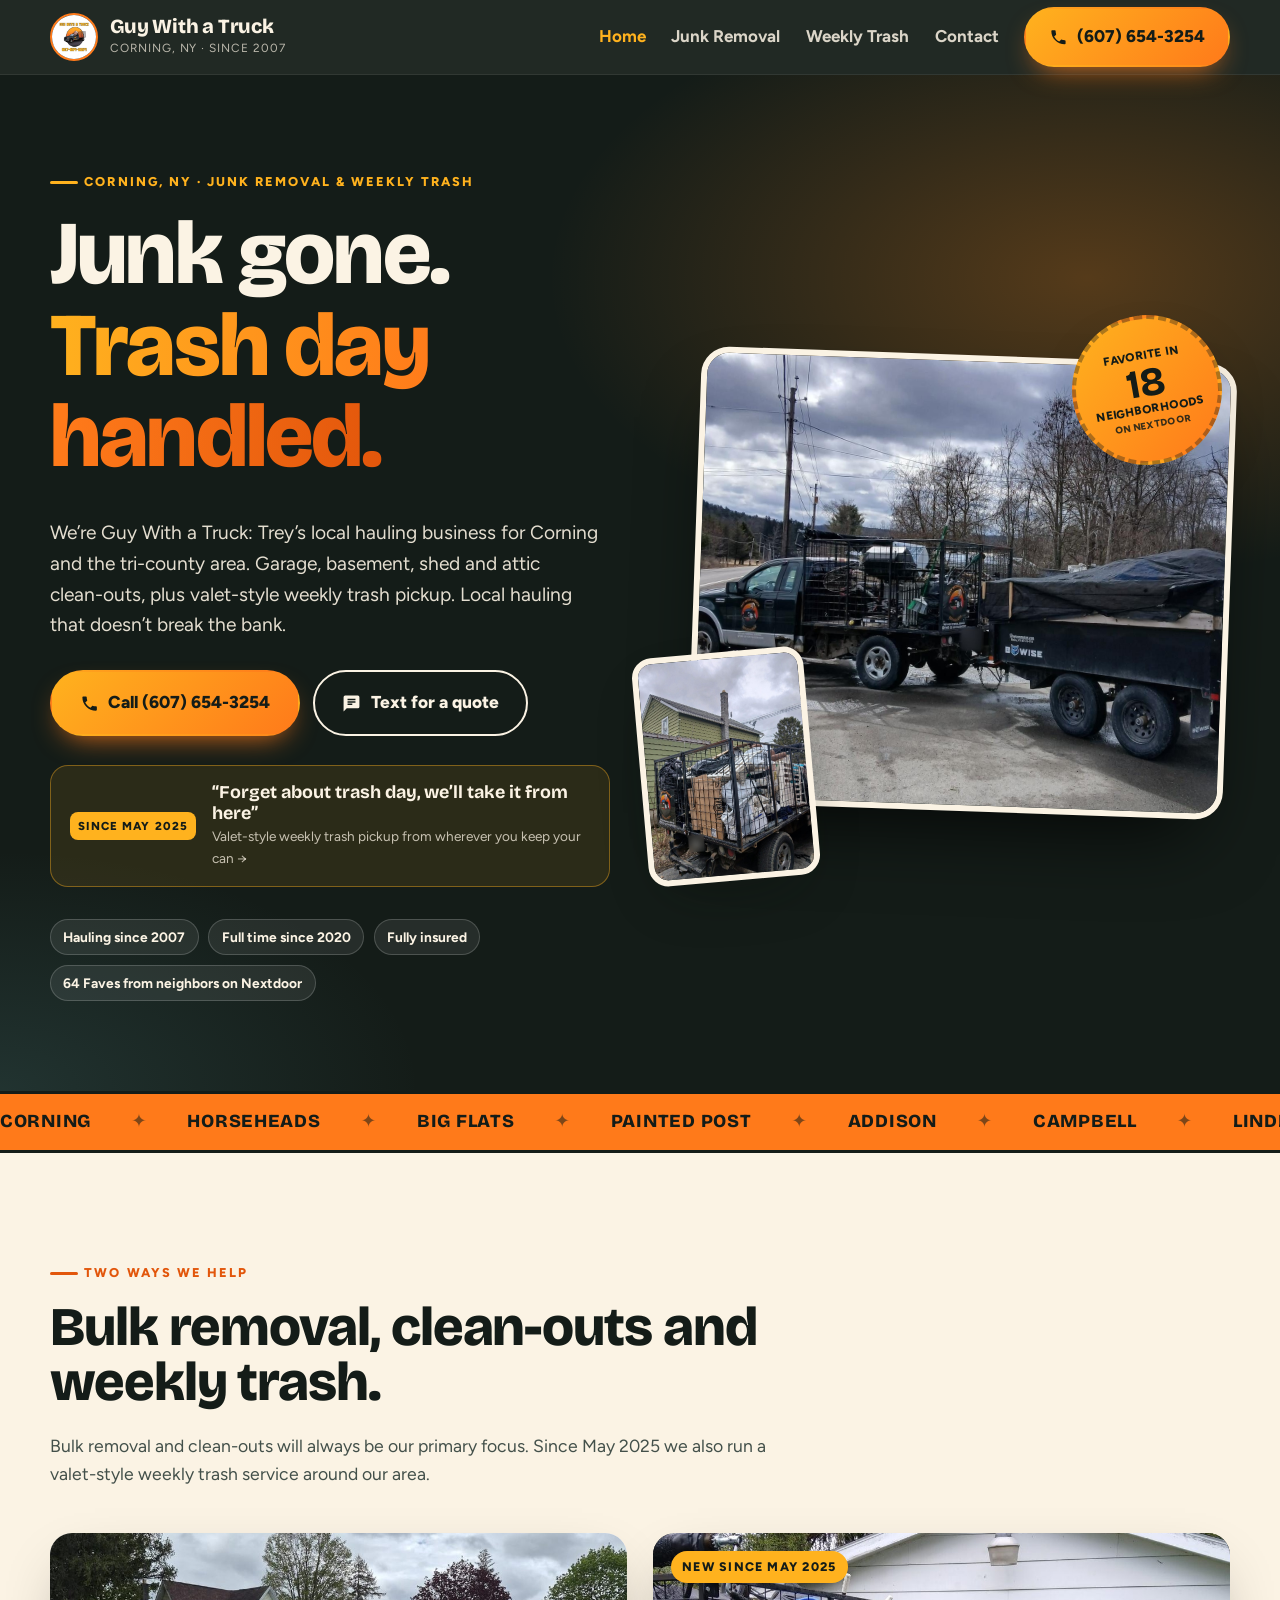
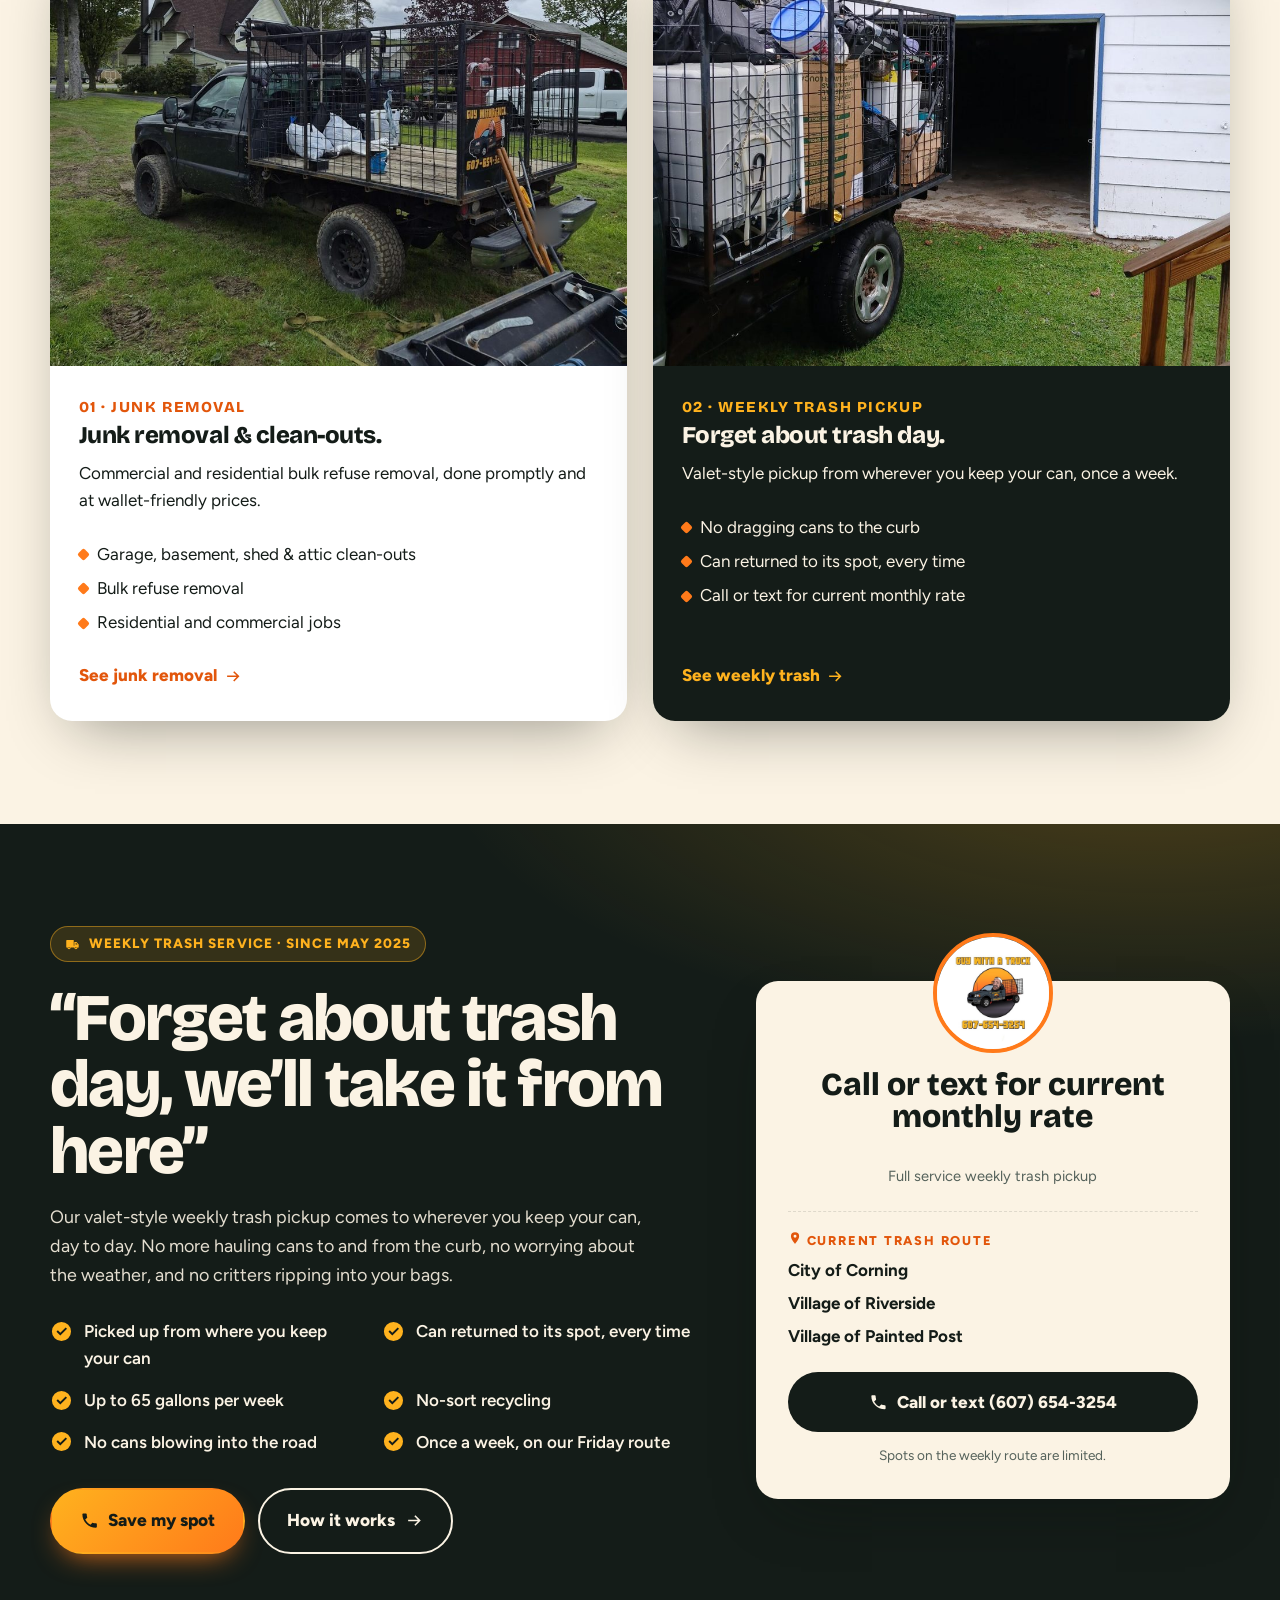
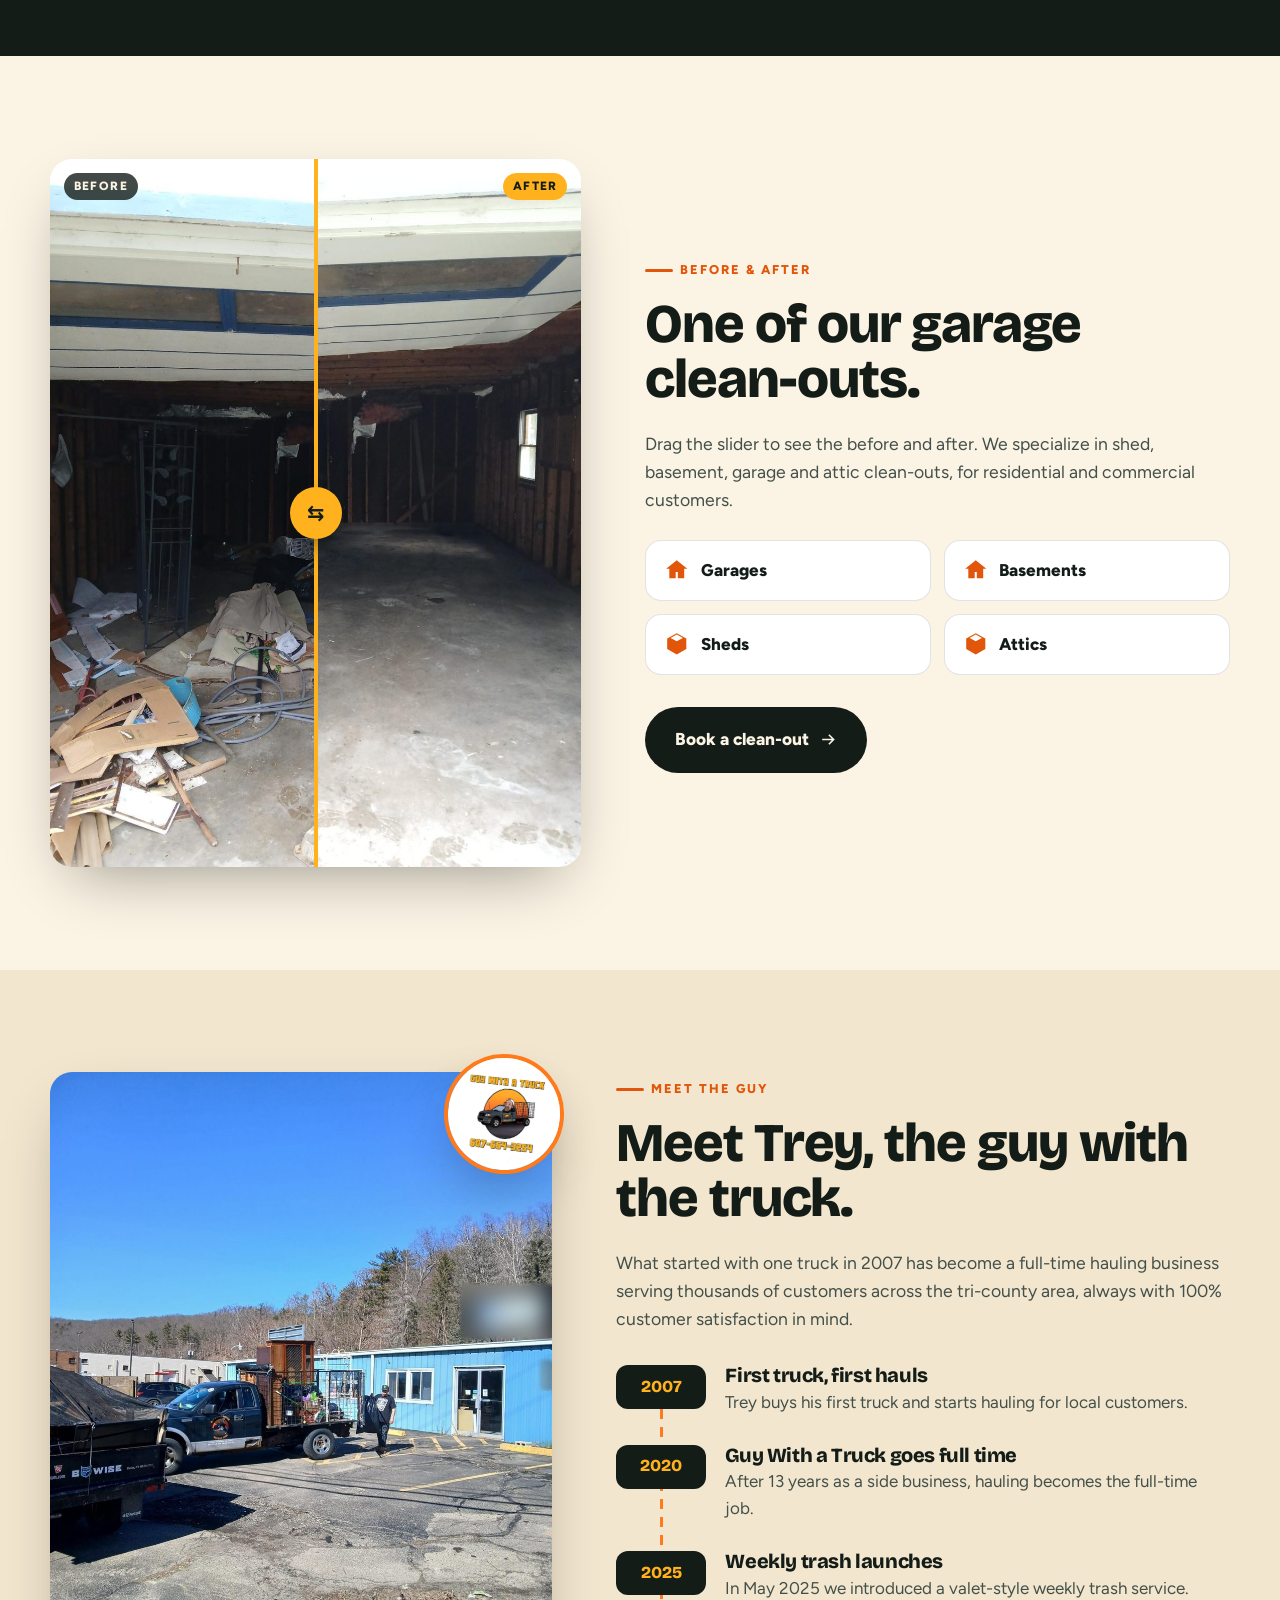
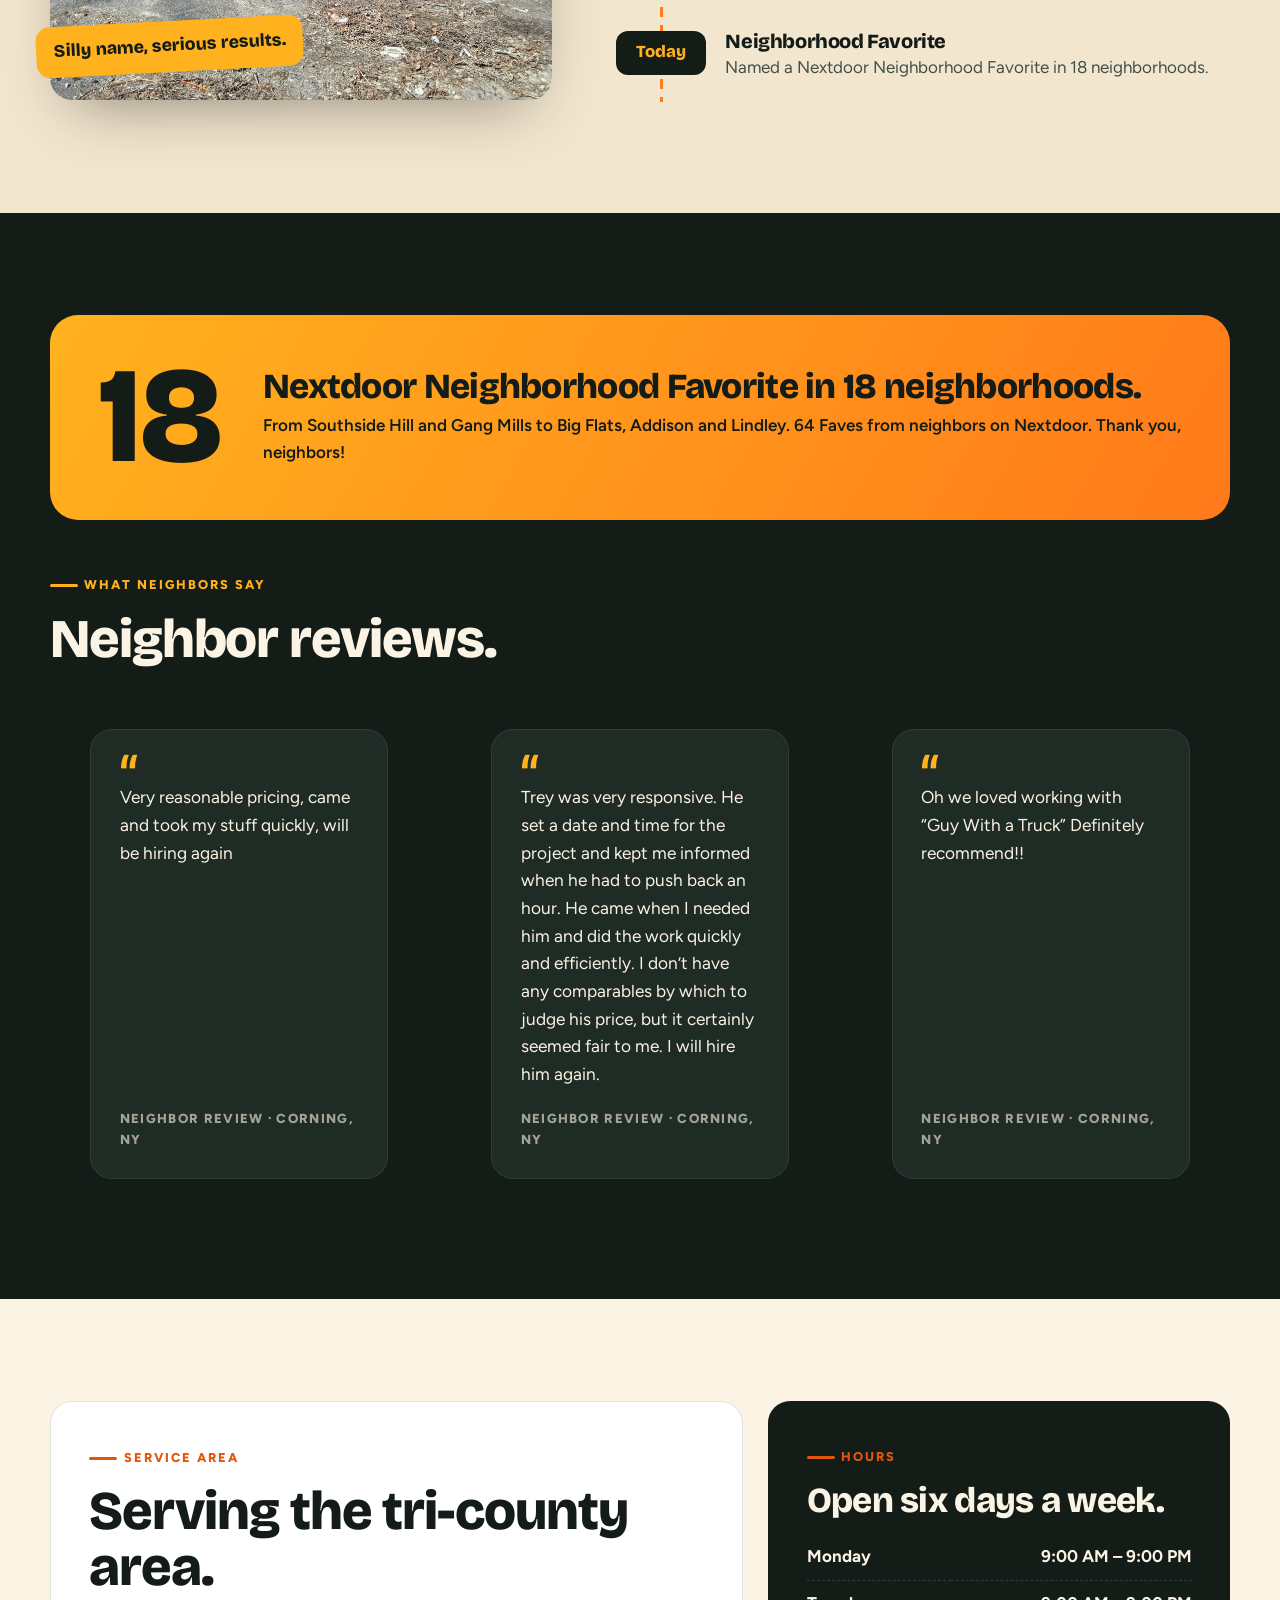
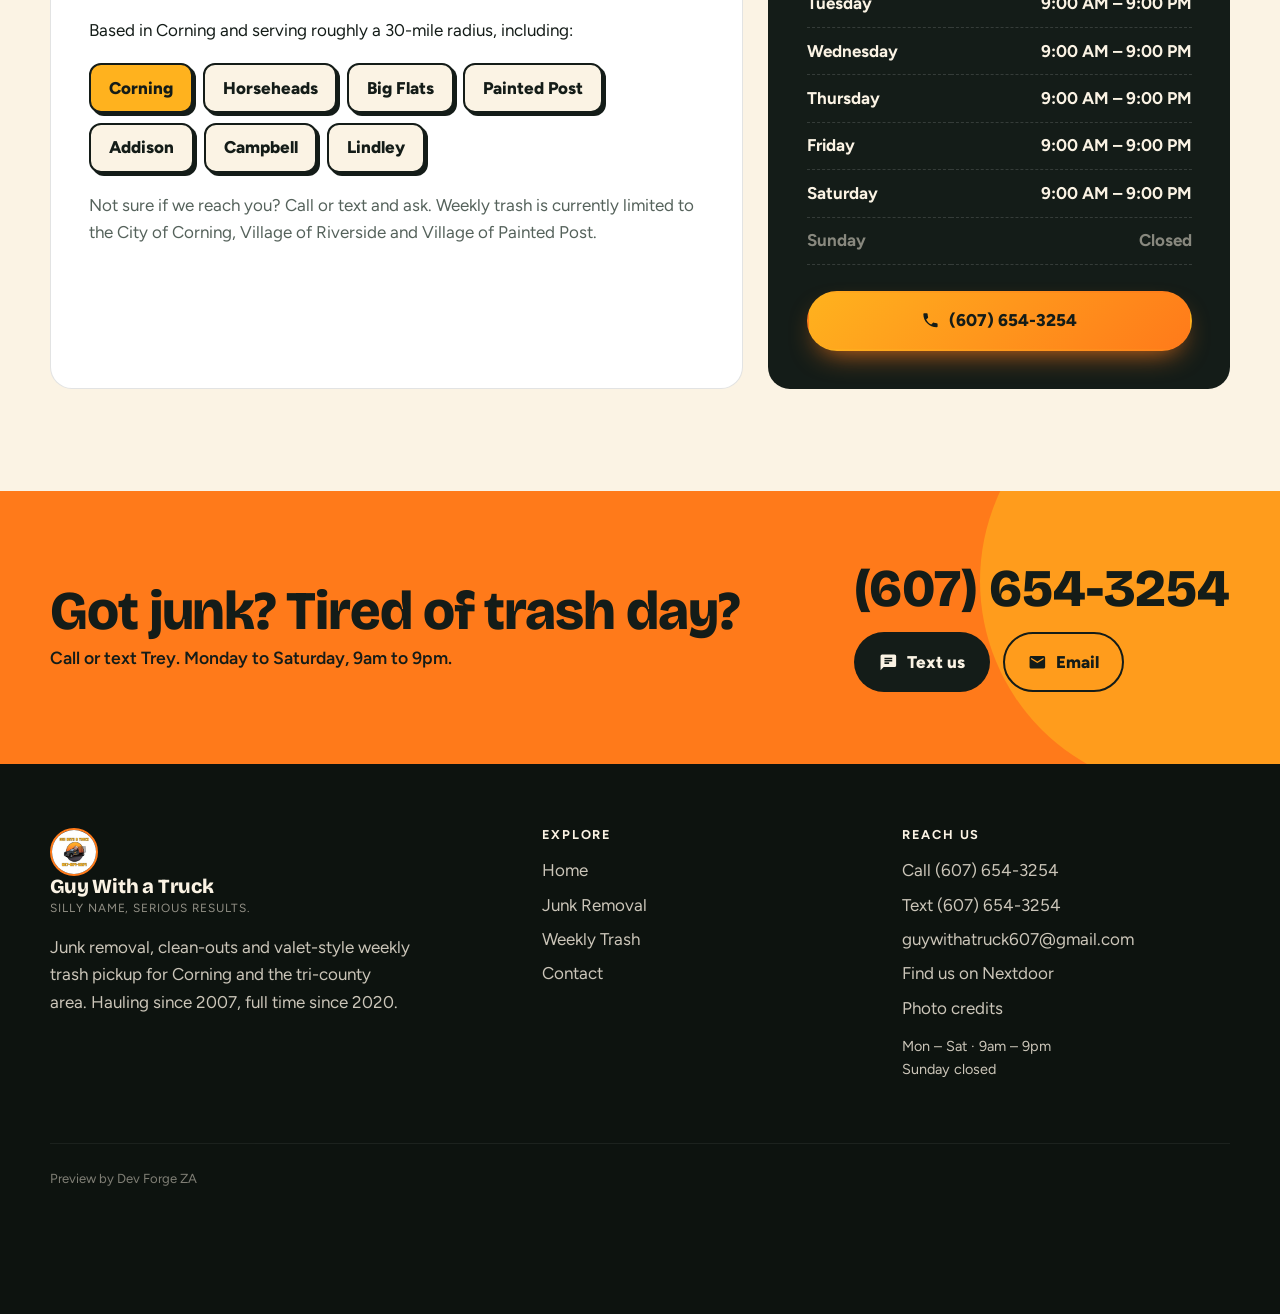
<file: index.html>
<!DOCTYPE html>
<html lang="en">
<head>
<meta charset="utf-8">
<meta name="viewport" content="width=device-width, initial-scale=1">
<title>Guy With a Truck | Junk Removal, Clean-Outs & Weekly Trash · Corning, NY</title>
<meta name="description" content="Local junk removal, garage, basement, shed and attic clean-outs, plus valet-style weekly trash pickup in Corning, NY and the tri-county area. Call or text Trey at (607) 654-3254.">
<meta property="og:title" content="Guy With a Truck | Junk Removal, Clean-Outs & Weekly Trash · Corning, NY">
<meta property="og:description" content="Local junk removal, garage, basement, shed and attic clean-outs, plus valet-style weekly trash pickup in Corning, NY and the tri-county area. Call or text Trey at (607) 654-3254.">
<meta property="og:image" content="https://rudsrudibotha.github.io/guy-with-a-truck-preview/images/truck-trailer-hero.jpg">
<meta name="theme-color" content="#141c18">
<link rel="icon" href="images/logo.jpg">
<link rel="preconnect" href="https://fonts.googleapis.com">
<link rel="preconnect" href="https://fonts.gstatic.com" crossorigin>
<link href="https://fonts.googleapis.com/css2?family=Bricolage+Grotesque:opsz,wght@12..96,700;12..96,800&family=Figtree:wght@400;600;700;800&display=swap" rel="stylesheet">
<link rel="stylesheet" href="styles.css">
<script type="application/ld+json">{"@context":"https://schema.org","@type":"LocalBusiness","name":"Guy With a Truck","telephone":"+1-607-654-3254","email":"guywithatruck607@gmail.com","address":{"@type":"PostalAddress","addressLocality":"Corning","addressRegion":"NY","addressCountry":"US"},"areaServed":["Corning, NY","Horseheads, NY","Big Flats, NY","Painted Post, NY","Addison, NY","Campbell, NY","Lindley, NY"],"openingHours":"Mo-Sa 09:00-21:00","image":"https://rudsrudibotha.github.io/guy-with-a-truck-preview/images/truck-trailer-hero.jpg"}</script>
</head>
<body>
<header class="site-header">
  <div class="wrap nav-bar">
    <a class="brand" href="index.html"><img src="images/logo-round.jpg" alt="Guy With a Truck logo" width="48" height="48"><span><strong>Guy With a Truck</strong><small>Corning, NY · Since 2007</small></span></a>
    <button class="nav-toggle" type="button" aria-expanded="false" aria-controls="site-nav" aria-label="Open menu"><svg viewBox="0 0 24 24" aria-hidden="true"><path d="M4 7h16v2H4zm0 4h16v2H4zm0 4h16v2H4z"/></svg></button>
    <nav class="nav-links" id="site-nav"><a href="index.html" aria-current="page">Home</a><a href="junk-removal.html">Junk Removal</a><a href="weekly-trash.html">Weekly Trash</a><a href="contact.html">Contact</a><a class="btn btn-sun" href="tel:+16076543254"><svg viewBox="0 0 24 24" aria-hidden="true"><path d="M6.6 10.8c1.4 2.8 3.8 5.1 6.6 6.6l2.2-2.2c.3-.3.7-.4 1.1-.2 1.2.4 2.5.6 3.8.6.6 0 1 .4 1 1V20c0 .6-.4 1-1 1C10.6 21 3 13.4 3 4c0-.6.4-1 1-1h3.5c.6 0 1 .4 1 1 0 1.3.2 2.6.6 3.8.1.4 0 .8-.3 1.1L6.6 10.8z"/></svg> (607) 654-3254</a></nav>
  </div>
</header>
<main>

<section class="hero">
  <div class="wrap hero-grid">
    <div>
      <span class="eyebrow">Corning, NY · Junk removal &amp; weekly trash</span>
      <h1>Junk gone.<br><span class="sun-text">Trash day handled.</span></h1>
      <p class="hero-lead"><span class="tx">We’re Guy With a Truck: Trey’s local hauling business for Corning and the tri-county area. Garage, basement, shed and attic <span class="nw">clean-outs</span>, plus valet-style weekly trash pickup. Local hauling that doesn’t break the bank.</span></p>
      <div class="cta-row">
        <a class="btn btn-sun btn-lg" href="tel:+16076543254"><svg viewBox="0 0 24 24" aria-hidden="true"><path d="M6.6 10.8c1.4 2.8 3.8 5.1 6.6 6.6l2.2-2.2c.3-.3.7-.4 1.1-.2 1.2.4 2.5.6 3.8.6.6 0 1 .4 1 1V20c0 .6-.4 1-1 1C10.6 21 3 13.4 3 4c0-.6.4-1 1-1h3.5c.6 0 1 .4 1 1 0 1.3.2 2.6.6 3.8.1.4 0 .8-.3 1.1L6.6 10.8z"/></svg> Call (607) 654-3254</a>
        <a class="btn btn-line btn-lg" href="sms:+16076543254"><svg viewBox="0 0 24 24" aria-hidden="true"><path d="M20 2H4a2 2 0 0 0-2 2v18l4-4h14a2 2 0 0 0 2-2V4a2 2 0 0 0-2-2zM7 9h10v2H7V9zm6 5H7v-2h6v2zm4-6H7V6h10v2z"/></svg> Text for a quote</a>
      </div>
      <a class="hero-callout" href="#weekly-trash"><span class="new">Since May 2025</span><span><strong>“Forget about trash day, we’ll take it from here”</strong><small>Valet-style weekly trash pickup from wherever you keep your can →</small></span></a>
      <div class="hero-tags"><span>Hauling since 2007</span><span>Full time since 2020</span><span>Fully insured</span><span>64 Faves from neighbors on Nextdoor</span></div>
    </div>
    <div class="hero-media">
      <div class="hero-frame"><img src="images/truck-trailer-hero.jpg" alt="Guy With a Truck pickup with its steel cage towing a tarped dump trailer" width="1536" height="1080" fetchpriority="high"></div>
      <div class="hero-mini"><img src="images/loaded-cage.jpg" alt="Truck cage loaded with junk from a clean-out" width="1000" height="1333"></div>
      <div class="sticker"><div><span>Favorite in</span><b>18</b><span>neighborhoods</span><span class="sm">on Nextdoor</span></div></div>
    </div>
  </div>
</section>
<div class="ticker" aria-hidden="true"><div class="ticker-track"><span>Corning</span><span>Horseheads</span><span>Big Flats</span><span>Painted Post</span><span>Addison</span><span>Campbell</span><span>Lindley</span><span>Beaver Dams</span><span>Gang Mills</span><span>Riverside</span><span>Corning</span><span>Horseheads</span><span>Big Flats</span><span>Painted Post</span><span>Addison</span><span>Campbell</span><span>Lindley</span><span>Beaver Dams</span><span>Gang Mills</span><span>Riverside</span></div></div>

<section class="section" id="services">
  <div class="wrap">
    <div class="section-head">
      <span class="eyebrow">Two ways we help</span>
      <h2><span class="tx">Bulk removal, <span class="nw">clean-outs</span> and weekly trash.</span></h2>
      <p><span class="tx">Bulk removal and <span class="nw">clean-outs</span> will always be our primary focus. Since May 2025 we also run a valet-style weekly trash service around our area.</span></p>
    </div>
    <div class="duo">
      <a class="ticket" href="junk-removal.html">
        <div class="ticket-img"><img src="images/load-on-lawn.jpg" alt="Guy With a Truck pickup with a full cage of junk on a residential lawn" loading="lazy" width="1000" height="1333" style="object-position:50% 60%"></div>
        <div class="ticket-body">
          <span class="ticket-num">01 · JUNK REMOVAL</span>
          <h3><span class="tx">Junk removal &amp; <span class="nw">clean-outs</span>.</span></h3>
          <p>Commercial and residential bulk refuse removal, done promptly and at wallet-friendly prices.</p>
          <ul><li><span class="tx">Garage, basement, shed &amp; attic <span class="nw">clean-outs</span></span></li><li>Bulk refuse removal</li><li>Residential and commercial jobs</li></ul>
          <span class="more">See junk removal <svg viewBox="0 0 24 24" aria-hidden="true"><path d="M13.2 5.3 19.9 12l-6.7 6.7-1.4-1.4 4.3-4.3H4v-2h12.1l-4.3-4.3z"/></svg></span>
        </div>
      </a>
      <a class="ticket hot" href="weekly-trash.html">
        <span class="ribbon">New since May 2025</span>
        <div class="ticket-img"><img src="images/truck-cage-garage.jpg" alt="Guy With a Truck caged pickup parked on a lawn beside a white garage" loading="lazy" width="1000" height="1333" style="object-position:50% 60%"></div>
        <div class="ticket-body">
          <span class="ticket-num">02 · WEEKLY TRASH PICKUP</span>
          <h3>Forget about trash day.</h3>
          <p>Valet-style pickup from wherever you keep your can, once a week.</p>
          <ul><li>No dragging cans to the curb</li><li>Can returned to its spot, every time</li><li>Call or text for current monthly rate</li></ul>
          <span class="more">See weekly trash <svg viewBox="0 0 24 24" aria-hidden="true"><path d="M13.2 5.3 19.9 12l-6.7 6.7-1.4-1.4 4.3-4.3H4v-2h12.1l-4.3-4.3z"/></svg></span>
        </div>
      </a>
    </div>
  </div>
</section>


<section class="section trash-feature" id="weekly-trash">
  <div class="wrap trash-grid">
    <div>
      <span class="since"><svg viewBox="0 0 24 24" aria-hidden="true"><path d="M3 5h11v9h1V8h3.5L22 12v5h-2a2.5 2.5 0 0 1-5 0H9a2.5 2.5 0 0 1-5 0H2V6a1 1 0 0 1 1-1zm14.5 11a1 1 0 1 0 0 2 1 1 0 0 0 0-2zm-11 0a1 1 0 1 0 0 2 1 1 0 0 0 0-2zM17 10v2h3.2L18.6 10H17z"/></svg> Weekly trash service · Since May 2025</span>
      <p class="motto"><q>Forget about trash day, we’ll take it from here</q></p>
      <p style="font-size:1.12rem;opacity:.9;max-width:600px">Our valet-style weekly trash pickup comes to wherever you keep your can, day to day. No more hauling cans to and from the curb, no worrying about the weather, and no critters ripping into your bags.</p>
      <ul class="checks">
        <li><svg viewBox="0 0 24 24" aria-hidden="true"><path d="M12 2a10 10 0 1 0 0 20 10 10 0 0 0 0-20zm-1.2 14.2-4-4 1.4-1.4 2.6 2.6 5.6-5.6 1.4 1.4-7 7z"/></svg> Picked up from where you keep your can</li>
        <li><svg viewBox="0 0 24 24" aria-hidden="true"><path d="M12 2a10 10 0 1 0 0 20 10 10 0 0 0 0-20zm-1.2 14.2-4-4 1.4-1.4 2.6 2.6 5.6-5.6 1.4 1.4-7 7z"/></svg> Can returned to its spot, every time</li>
        <li><svg viewBox="0 0 24 24" aria-hidden="true"><path d="M12 2a10 10 0 1 0 0 20 10 10 0 0 0 0-20zm-1.2 14.2-4-4 1.4-1.4 2.6 2.6 5.6-5.6 1.4 1.4-7 7z"/></svg> Up to 65 gallons per week</li>
        <li><svg viewBox="0 0 24 24" aria-hidden="true"><path d="M12 2a10 10 0 1 0 0 20 10 10 0 0 0 0-20zm-1.2 14.2-4-4 1.4-1.4 2.6 2.6 5.6-5.6 1.4 1.4-7 7z"/></svg> No-sort recycling</li>
        <li><svg viewBox="0 0 24 24" aria-hidden="true"><path d="M12 2a10 10 0 1 0 0 20 10 10 0 0 0 0-20zm-1.2 14.2-4-4 1.4-1.4 2.6 2.6 5.6-5.6 1.4 1.4-7 7z"/></svg> No cans blowing into the road</li>
        <li><svg viewBox="0 0 24 24" aria-hidden="true"><path d="M12 2a10 10 0 1 0 0 20 10 10 0 0 0 0-20zm-1.2 14.2-4-4 1.4-1.4 2.6 2.6 5.6-5.6 1.4 1.4-7 7z"/></svg> Once a week, on our Friday route</li>
      </ul>
      <div class="cta-row"><a class="btn btn-sun btn-lg" href="tel:+16076543254"><svg viewBox="0 0 24 24" aria-hidden="true"><path d="M6.6 10.8c1.4 2.8 3.8 5.1 6.6 6.6l2.2-2.2c.3-.3.7-.4 1.1-.2 1.2.4 2.5.6 3.8.6.6 0 1 .4 1 1V20c0 .6-.4 1-1 1C10.6 21 3 13.4 3 4c0-.6.4-1 1-1h3.5c.6 0 1 .4 1 1 0 1.3.2 2.6.6 3.8.1.4 0 .8-.3 1.1L6.6 10.8z"/></svg> Save my spot</a><a class="btn btn-line btn-lg" href="weekly-trash.html#how">How it works <svg viewBox="0 0 24 24" aria-hidden="true"><path d="M13.2 5.3 19.9 12l-6.7 6.7-1.4-1.4 4.3-4.3H4v-2h12.1l-4.3-4.3z"/></svg></a></div>
    </div>
    <aside class="price-card">
      <img class="logo-bubble" src="images/logo-round.jpg" alt="Guy With a Truck cartoon logo of Trey in his truck" width="120" height="120">
      <p class="price" style="font-size:2rem">Call or text for current monthly rate</p>
      <p class="price-note">Full service weekly trash pickup</p>
      <div class="route">
        <h4><svg viewBox="0 0 24 24" aria-hidden="true"><path d="M12 2a7 7 0 0 0-7 7c0 5.2 7 13 7 13s7-7.8 7-13a7 7 0 0 0-7-7zm0 9.5A2.5 2.5 0 1 1 12 6.5a2.5 2.5 0 0 1 0 5z"/></svg> Current trash route</h4>
        <ul><li>City of Corning</li><li>Village of Riverside</li><li>Village of Painted Post</li></ul>
      </div>
      <a class="btn btn-dark" href="tel:+16076543254"><svg viewBox="0 0 24 24" aria-hidden="true"><path d="M6.6 10.8c1.4 2.8 3.8 5.1 6.6 6.6l2.2-2.2c.3-.3.7-.4 1.1-.2 1.2.4 2.5.6 3.8.6.6 0 1 .4 1 1V20c0 .6-.4 1-1 1C10.6 21 3 13.4 3 4c0-.6.4-1 1-1h3.5c.6 0 1 .4 1 1 0 1.3.2 2.6.6 3.8.1.4 0 .8-.3 1.1L6.6 10.8z"/></svg> Call or text (607) 654-3254</a>
      <p class="limited">Spots on the weekly route are limited.</p>
    </aside>
  </div>
</section>

<section class="section">
  <div class="wrap ba-grid">
    <div class="ba" aria-label="Before and after garage clean-out comparison">
      <img src="images/garage-before.jpg" alt="Garage before clean-out, full of debris, boxes and an old toilet" loading="lazy" width="1000" height="1333">
      <img class="after" src="images/garage-after.jpg" alt="The same garage after clean-out, swept and empty" loading="lazy" width="1000" height="1333">
      <span class="tag l">Before</span><span class="tag r">After</span>
      <span class="handle"></span>
      <input type="range" min="0" max="100" value="50" aria-label="Drag to compare before and after">
    </div>
    <div>
      <span class="eyebrow">Before &amp; after</span>
      <h2><span class="tx">One of our garage <span class="nw">clean-outs</span>.</span></h2>
      <p style="font-size:1.1rem;color:#43504a"><span class="tx">Drag the slider to see the before and after. We specialize in shed, basement, garage and attic <span class="nw">clean-outs</span>, for residential and commercial customers.</span></p>
      <div class="spec-list">
        <div><svg viewBox="0 0 24 24" aria-hidden="true"><path d="M12 3 2 11h3v9h6v-6h2v6h6v-9h3z"/></svg> Garages</div><div><svg viewBox="0 0 24 24" aria-hidden="true"><path d="M12 3 2 11h3v9h6v-6h2v6h6v-9h3z"/></svg> Basements</div><div><svg viewBox="0 0 24 24" aria-hidden="true"><path d="M21 7 12 2 3 7v10l9 5 9-5V7zm-9 2.7L6.2 6.5 12 3.3l5.8 3.2L12 9.7z"/></svg> Sheds</div><div><svg viewBox="0 0 24 24" aria-hidden="true"><path d="M21 7 12 2 3 7v10l9 5 9-5V7zm-9 2.7L6.2 6.5 12 3.3l5.8 3.2L12 9.7z"/></svg> Attics</div>
      </div>
      <a class="btn btn-dark btn-lg" href="junk-removal.html"><span class="tx">Book a <span class="nw">clean-out</span></span> <svg viewBox="0 0 24 24" aria-hidden="true"><path d="M13.2 5.3 19.9 12l-6.7 6.7-1.4-1.4 4.3-4.3H4v-2h12.1l-4.3-4.3z"/></svg></a>
    </div>
  </div>
</section>

<section class="section" style="background:var(--paper-2)">
  <div class="wrap story-grid">
    <div class="story-photo">
      <img src="images/job-site-lot.jpg" alt="Guy With a Truck pickups and dump trailer out on a job site" loading="lazy" width="1000" height="1333" style="object-position:30% 70%">
      <img class="story-logo" src="images/logo-round.jpg" alt="Guy With a Truck cartoon logo of Trey in his truck" loading="lazy" width="600" height="600">
      <span class="caption">Silly name, serious results.</span>
    </div>
    <div>
      <span class="eyebrow">Meet the guy</span>
      <h2>Meet Trey, the guy with the truck.</h2>
      <p style="font-size:1.1rem;color:#43504a">What started with one truck in 2007 has become a full-time hauling business serving thousands of customers across the tri-county area, always with 100% customer satisfaction in mind.</p>
      <ol class="timeline">
        <li><span class="yr">2007</span><div><h3>First truck, first hauls</h3><p>Trey buys his first truck and starts hauling for local customers.</p></div></li>
        <li><span class="yr">2020</span><div><h3>Guy With a Truck goes full time</h3><p>After 13 years as a side business, hauling becomes the full-time job.</p></div></li>
        <li><span class="yr">2025</span><div><h3>Weekly trash launches</h3><p>In May 2025 we introduced a valet-style weekly trash service.</p></div></li>
        <li><span class="yr">Today</span><div><h3>Neighborhood Favorite</h3><p>Named a Nextdoor Neighborhood Favorite in 18 neighborhoods.</p></div></li>
      </ol>
    </div>
  </div>
</section>

<section class="section dark">
  <div class="wrap">
    <div class="fav-band">
      <div class="fav-num">18</div>
      <div><h3>Nextdoor Neighborhood Favorite in 18 neighborhoods.</h3><p>From Southside Hill and Gang Mills to Big Flats, Addison and Lindley. 64 Faves from neighbors on Nextdoor. Thank you, neighbors!</p></div>
    </div>
    <div class="section-head"><span class="eyebrow">What neighbors say</span><h2>Neighbor reviews.</h2></div>
    
<div class="reviews">
  <figure class="review"><div class="q">“</div><blockquote>Very reasonable pricing, came and took my stuff quickly, will be hiring again</blockquote><cite>Neighbor review · Corning, NY</cite></figure>
  <figure class="review"><div class="q">“</div><blockquote>Trey was very responsive. He set a date and time for the project and kept me informed when he had to push back an hour. He came when I needed him and did the work quickly and efficiently. I don’t have any comparables by which to judge his price, but it certainly seemed fair to me. I will hire him again.</blockquote><cite>Neighbor review · Corning, NY</cite></figure>
  <figure class="review"><div class="q">“</div><blockquote>Oh we loved working with “Guy With a Truck” Definitely recommend!!</blockquote><cite>Neighbor review · Corning, NY</cite></figure>
</div>
  </div>
</section>


<section class="section" id="area">
  <div class="wrap area-grid">
    <div class="panel">
      <span class="eyebrow">Service area</span>
      <h2>Serving the tri-county area.</h2>
      <p>Based in Corning and serving roughly a 30-mile radius, including:</p>
      <div class="towns"><span class="home">Corning</span><span class="">Horseheads</span><span class="">Big Flats</span><span class="">Painted Post</span><span class="">Addison</span><span class="">Campbell</span><span class="">Lindley</span></div>
      <p style="margin:0;color:#55625b">Not sure if we reach you? Call or text and ask. Weekly trash is currently limited to the City of Corning, Village of Riverside and Village of Painted Post.</p>
    </div>
    <div class="panel dark-panel">
      <span class="eyebrow">Hours</span>
      <h2 style="font-size:2.2rem">Open six days a week.</h2>
      <table class="hours"><tr><td>Monday</td><td>9:00 AM – 9:00 PM</td></tr><tr><td>Tuesday</td><td>9:00 AM – 9:00 PM</td></tr><tr><td>Wednesday</td><td>9:00 AM – 9:00 PM</td></tr><tr><td>Thursday</td><td>9:00 AM – 9:00 PM</td></tr><tr><td>Friday</td><td>9:00 AM – 9:00 PM</td></tr><tr><td>Saturday</td><td>9:00 AM – 9:00 PM</td></tr><tr class="off"><td>Sunday</td><td>Closed</td></tr></table>
      <a class="btn btn-sun" style="margin-top:1.6rem;width:100%" href="tel:+16076543254"><svg viewBox="0 0 24 24" aria-hidden="true"><path d="M6.6 10.8c1.4 2.8 3.8 5.1 6.6 6.6l2.2-2.2c.3-.3.7-.4 1.1-.2 1.2.4 2.5.6 3.8.6.6 0 1 .4 1 1V20c0 .6-.4 1-1 1C10.6 21 3 13.4 3 4c0-.6.4-1 1-1h3.5c.6 0 1 .4 1 1 0 1.3.2 2.6.6 3.8.1.4 0 .8-.3 1.1L6.6 10.8z"/></svg> (607) 654-3254</a>
    </div>
  </div>
</section>

<section class="cta-band">
  <div class="wrap cta-inner">
    <div>
      <h2>Got junk? Tired of trash day?</h2>
      <p>Call or text Trey. Monday to Saturday, 9am to 9pm.</p>
    </div>
    <div>
      <a class="cta-phone" href="tel:+16076543254">(607) 654-3254</a>
      <div class="cta-row" style="margin-top:1rem"><a class="btn btn-dark" href="sms:+16076543254"><svg viewBox="0 0 24 24" aria-hidden="true"><path d="M20 2H4a2 2 0 0 0-2 2v18l4-4h14a2 2 0 0 0 2-2V4a2 2 0 0 0-2-2zM7 9h10v2H7V9zm6 5H7v-2h6v2zm4-6H7V6h10v2z"/></svg> Text us</a><a class="btn btn-line" href="mailto:guywithatruck607@gmail.com"><svg viewBox="0 0 24 24" aria-hidden="true"><path d="M20 4H4c-1.1 0-2 .9-2 2v12c0 1.1.9 2 2 2h16c1.1 0 2-.9 2-2V6c0-1.1-.9-2-2-2zm0 4-8 5-8-5V6l8 5 8-5v2z"/></svg> Email</a></div>
    </div>
  </div>
</section>
</main>
<footer class="site-footer">
  <div class="wrap">
    <div class="footer-grid">
      <div class="footer-brand">
        <a class="brand" href="index.html"><img src="images/logo-round.jpg" alt="" width="48" height="48"><span><strong style="color:#fbf3e4">Guy With a Truck</strong><small>Silly name, serious results.</small></span></a>
        <p style="margin-top:1rem"><span class="tx">Junk removal, <span class="nw">clean-outs</span> and valet-style weekly trash pickup for Corning and the tri-county area. Hauling since 2007, full time since 2020.</span></p>
      </div>
      <div>
        <h4>Explore</h4>
        <a href="index.html">Home</a><a href="junk-removal.html">Junk Removal</a><a href="weekly-trash.html">Weekly Trash</a><a href="contact.html">Contact</a>
      </div>
      <div>
        <h4>Reach us</h4>
        <a href="tel:+16076543254">Call (607) 654-3254</a>
        <a href="sms:+16076543254">Text (607) 654-3254</a>
        <a href="mailto:guywithatruck607@gmail.com">guywithatruck607@gmail.com</a>
        <a href="https://nextdoor.com/pages/guy-with-a-truck-corning-ny/" target="_blank" rel="noopener">Find us on Nextdoor</a>
        <a href="SOURCES.txt">Photo credits</a>
        <p style="margin-top:.8rem;font-size:.9rem">Mon – Sat · 9am – 9pm<br>Sunday closed</p>
      </div>
    </div>
    <p class="disclaimer">Preview by Dev Forge ZA</p>
  </div>
</footer>
<div class="mobile-callbar" aria-label="Quick contact">
  <a class="btn btn-sun" href="tel:+16076543254"><svg viewBox="0 0 24 24" aria-hidden="true"><path d="M6.6 10.8c1.4 2.8 3.8 5.1 6.6 6.6l2.2-2.2c.3-.3.7-.4 1.1-.2 1.2.4 2.5.6 3.8.6.6 0 1 .4 1 1V20c0 .6-.4 1-1 1C10.6 21 3 13.4 3 4c0-.6.4-1 1-1h3.5c.6 0 1 .4 1 1 0 1.3.2 2.6.6 3.8.1.4 0 .8-.3 1.1L6.6 10.8z"/></svg> Call</a>
  <a class="btn btn-line" style="color:#fbf3e4" href="sms:+16076543254"><svg viewBox="0 0 24 24" aria-hidden="true"><path d="M20 2H4a2 2 0 0 0-2 2v18l4-4h14a2 2 0 0 0 2-2V4a2 2 0 0 0-2-2zM7 9h10v2H7V9zm6 5H7v-2h6v2zm4-6H7V6h10v2z"/></svg> Text</a>
</div>
<script>
(function(){var b=document.querySelector('.nav-toggle'),n=document.getElementById('site-nav');if(b&&n)b.addEventListener('click',function(){var o=n.classList.toggle('is-open');b.setAttribute('aria-expanded',o);b.setAttribute('aria-label',o?'Close menu':'Open menu');});
if(b&&n)document.addEventListener('keydown',function(e){if((e.key==='Escape'||e.key==='Esc')&&n.classList.contains('is-open')){n.classList.remove('is-open');b.setAttribute('aria-expanded','false');b.setAttribute('aria-label','Open menu');b.focus();}});
document.querySelectorAll('.ba').forEach(function(el){var r=el.querySelector('input');if(!r)return;var f=function(){el.style.setProperty('--pos',r.value+'%');};r.addEventListener('input',f);f();});})();
</script>
</body>
</html>
</file>
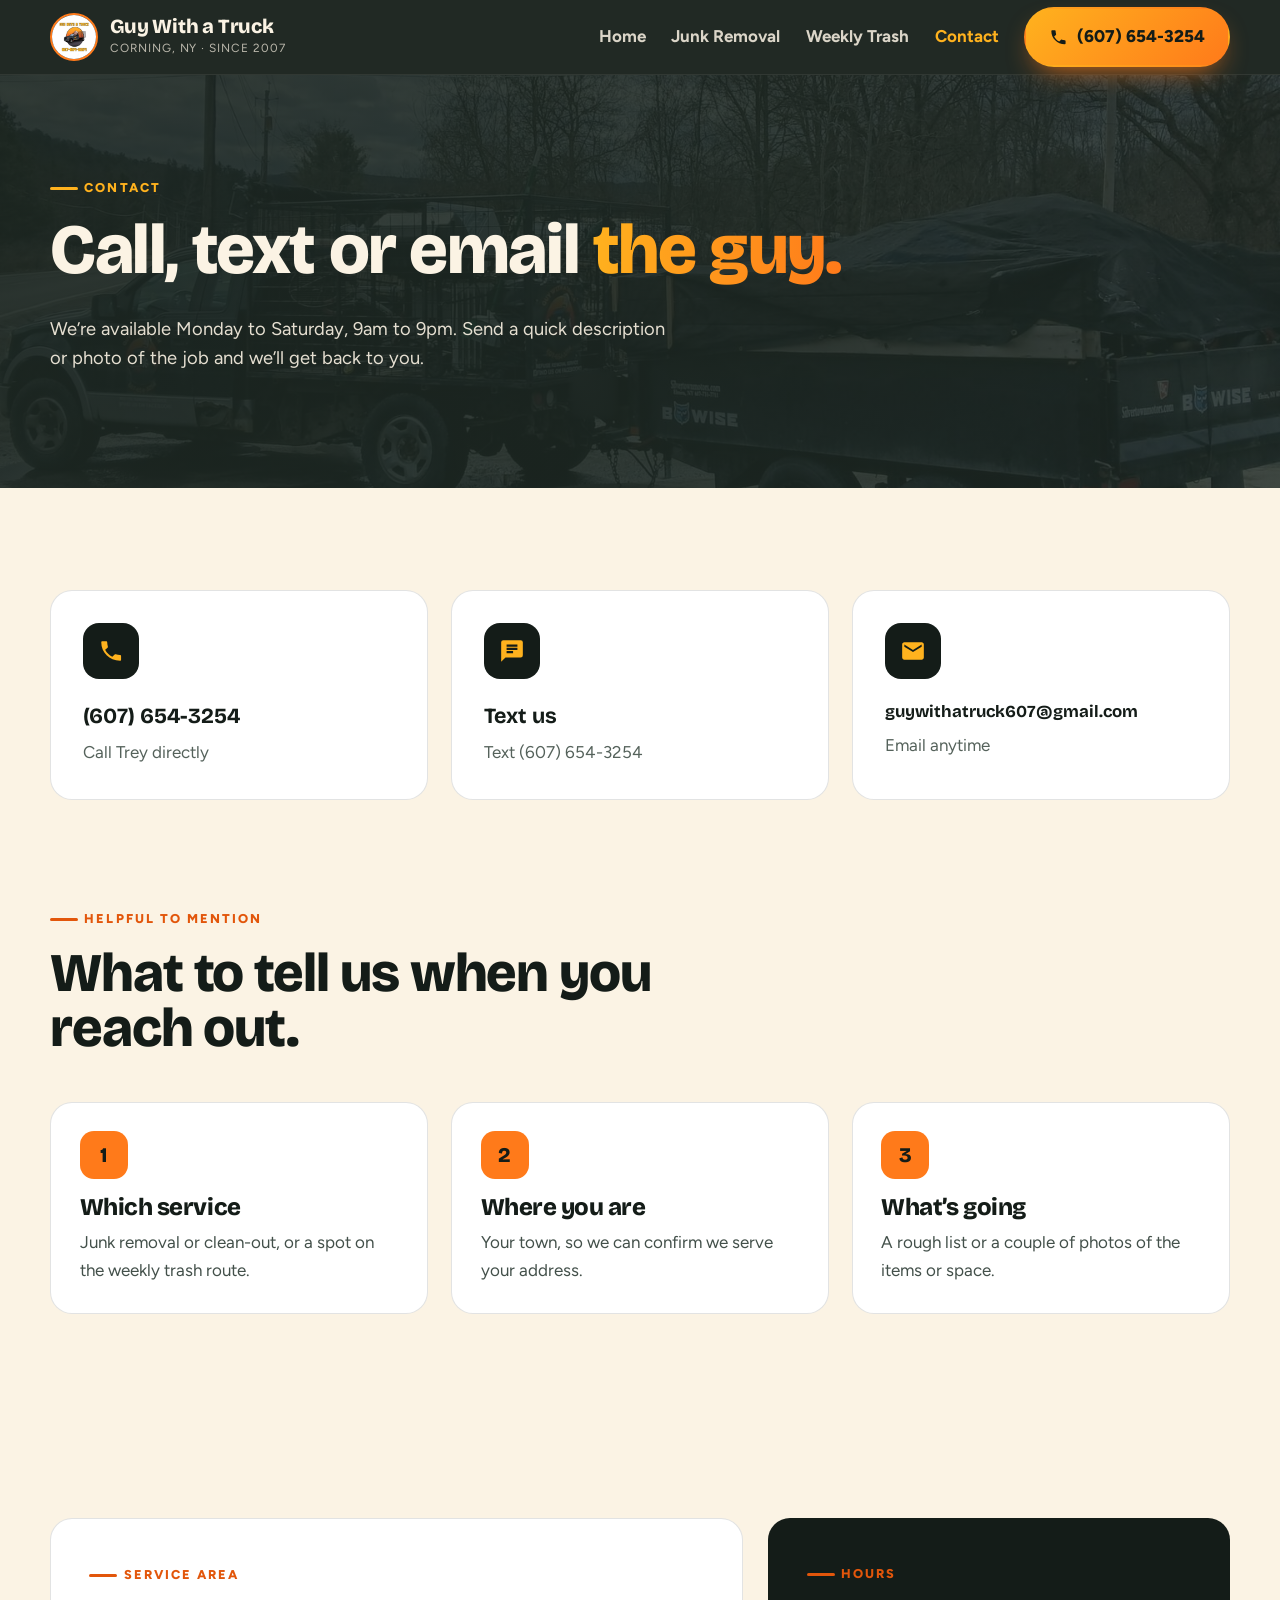
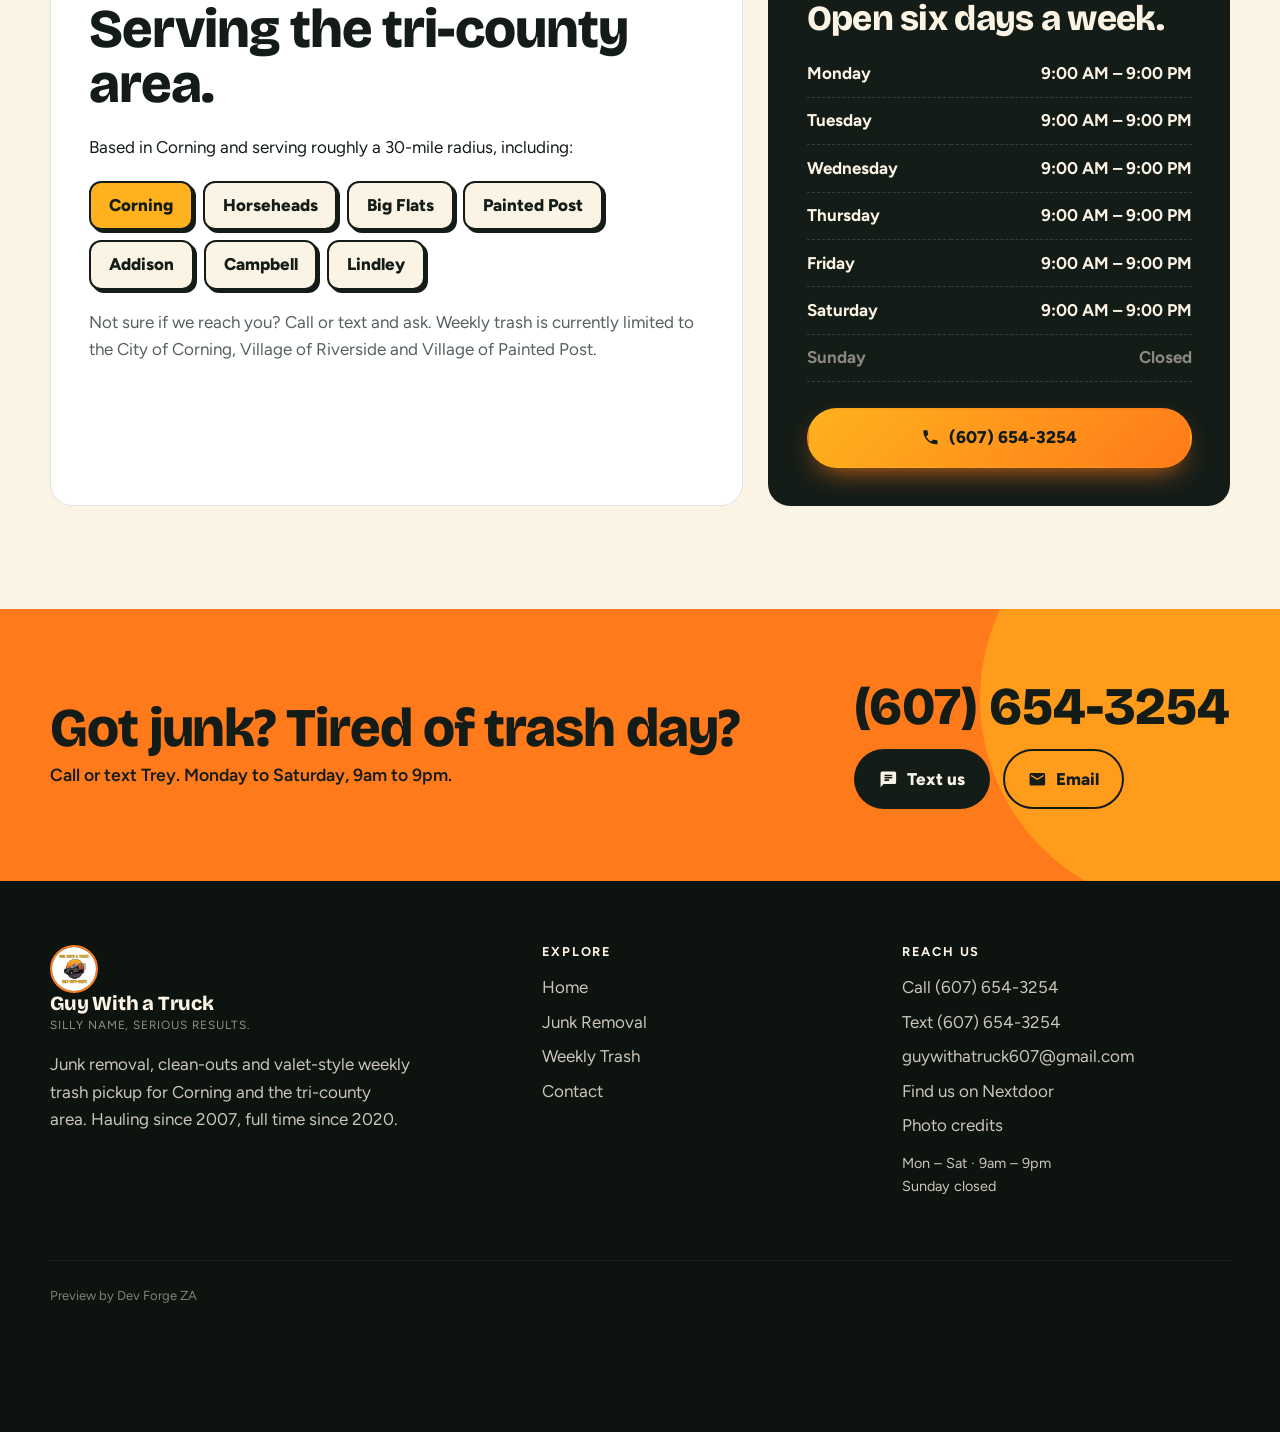
<file: contact.html>
<!DOCTYPE html>
<html lang="en">
<head>
<meta charset="utf-8">
<meta name="viewport" content="width=device-width, initial-scale=1">
<title>Contact | Guy With a Truck · Corning, NY</title>
<meta name="description" content="Call or text Guy With a Truck at (607) 654-3254 or email guywithatruck607@gmail.com. Mon to Sat, 9am to 9pm.">
<meta property="og:title" content="Contact | Guy With a Truck · Corning, NY">
<meta property="og:description" content="Call or text Guy With a Truck at (607) 654-3254 or email guywithatruck607@gmail.com. Mon to Sat, 9am to 9pm.">
<meta property="og:image" content="https://rudsrudibotha.github.io/guy-with-a-truck-preview/images/truck-trailer-hero.jpg">
<meta name="theme-color" content="#141c18">
<link rel="icon" href="images/logo.jpg">
<link rel="preconnect" href="https://fonts.googleapis.com">
<link rel="preconnect" href="https://fonts.gstatic.com" crossorigin>
<link href="https://fonts.googleapis.com/css2?family=Bricolage+Grotesque:opsz,wght@12..96,700;12..96,800&family=Figtree:wght@400;600;700;800&display=swap" rel="stylesheet">
<link rel="stylesheet" href="styles.css">
<script type="application/ld+json">{"@context":"https://schema.org","@type":"LocalBusiness","name":"Guy With a Truck","telephone":"+1-607-654-3254","email":"guywithatruck607@gmail.com","address":{"@type":"PostalAddress","addressLocality":"Corning","addressRegion":"NY","addressCountry":"US"},"areaServed":["Corning, NY","Horseheads, NY","Big Flats, NY","Painted Post, NY","Addison, NY","Campbell, NY","Lindley, NY"],"openingHours":"Mo-Sa 09:00-21:00","image":"https://rudsrudibotha.github.io/guy-with-a-truck-preview/images/truck-trailer-hero.jpg"}</script>
</head>
<body>
<header class="site-header">
  <div class="wrap nav-bar">
    <a class="brand" href="index.html"><img src="images/logo-round.jpg" alt="Guy With a Truck logo" width="48" height="48"><span><strong>Guy With a Truck</strong><small>Corning, NY · Since 2007</small></span></a>
    <button class="nav-toggle" type="button" aria-expanded="false" aria-controls="site-nav" aria-label="Open menu"><svg viewBox="0 0 24 24" aria-hidden="true"><path d="M4 7h16v2H4zm0 4h16v2H4zm0 4h16v2H4z"/></svg></button>
    <nav class="nav-links" id="site-nav"><a href="index.html">Home</a><a href="junk-removal.html">Junk Removal</a><a href="weekly-trash.html">Weekly Trash</a><a href="contact.html" aria-current="page">Contact</a><a class="btn btn-sun" href="tel:+16076543254"><svg viewBox="0 0 24 24" aria-hidden="true"><path d="M6.6 10.8c1.4 2.8 3.8 5.1 6.6 6.6l2.2-2.2c.3-.3.7-.4 1.1-.2 1.2.4 2.5.6 3.8.6.6 0 1 .4 1 1V20c0 .6-.4 1-1 1C10.6 21 3 13.4 3 4c0-.6.4-1 1-1h3.5c.6 0 1 .4 1 1 0 1.3.2 2.6.6 3.8.1.4 0 .8-.3 1.1L6.6 10.8z"/></svg> (607) 654-3254</a></nav>
  </div>
</header>
<main>

<section class="page-hero">
  <img class="bg" src="images/truck-trailer-hero.jpg" alt="" width="1536" height="1080">
  <div class="wrap">
    <span class="eyebrow">Contact</span>
    <h1>Call, text or email <span class="sun-text">the guy.</span></h1>
    <p>We’re available Monday to Saturday, 9am to 9pm. Send a quick description or photo of the job and we’ll get back to you.</p>
  </div>
</section>
<section class="section">
  <div class="wrap">
    <div class="tiles">
      <a class="tile" href="tel:+16076543254"><span class="ic"><svg viewBox="0 0 24 24" aria-hidden="true"><path d="M6.6 10.8c1.4 2.8 3.8 5.1 6.6 6.6l2.2-2.2c.3-.3.7-.4 1.1-.2 1.2.4 2.5.6 3.8.6.6 0 1 .4 1 1V20c0 .6-.4 1-1 1C10.6 21 3 13.4 3 4c0-.6.4-1 1-1h3.5c.6 0 1 .4 1 1 0 1.3.2 2.6.6 3.8.1.4 0 .8-.3 1.1L6.6 10.8z"/></svg></span><strong>(607) 654-3254</strong><span>Call Trey directly</span></a>
      <a class="tile" href="sms:+16076543254"><span class="ic"><svg viewBox="0 0 24 24" aria-hidden="true"><path d="M20 2H4a2 2 0 0 0-2 2v18l4-4h14a2 2 0 0 0 2-2V4a2 2 0 0 0-2-2zM7 9h10v2H7V9zm6 5H7v-2h6v2zm4-6H7V6h10v2z"/></svg></span><strong>Text us</strong><span>Text (607) 654-3254</span></a>
      <a class="tile" href="mailto:guywithatruck607@gmail.com"><span class="ic"><svg viewBox="0 0 24 24" aria-hidden="true"><path d="M20 4H4c-1.1 0-2 .9-2 2v12c0 1.1.9 2 2 2h16c1.1 0 2-.9 2-2V6c0-1.1-.9-2-2-2zm0 4-8 5-8-5V6l8 5 8-5v2z"/></svg></span><strong style="font-size:1.05rem">guywithatruck607@gmail.com</strong><span>Email anytime</span></a>
    </div>
  </div>
</section>
<section class="section" style="padding-top:0">
  <div class="wrap">
    <div class="section-head"><span class="eyebrow">Helpful to mention</span><h2>What to tell us when you reach out.</h2></div>
    <div class="steps">
      <div class="step"><h3>Which service</h3><p><span class="tx">Junk removal or <span class="nw">clean-out</span>, or a spot on the weekly trash route.</span></p></div>
      <div class="step"><h3>Where you are</h3><p>Your town, so we can confirm we serve your address.</p></div>
      <div class="step"><h3>What’s going</h3><p>A rough list or a couple of photos of the items or space.</p></div>
    </div>
  </div>
</section>

<section class="section" id="area">
  <div class="wrap area-grid">
    <div class="panel">
      <span class="eyebrow">Service area</span>
      <h2>Serving the tri-county area.</h2>
      <p>Based in Corning and serving roughly a 30-mile radius, including:</p>
      <div class="towns"><span class="home">Corning</span><span class="">Horseheads</span><span class="">Big Flats</span><span class="">Painted Post</span><span class="">Addison</span><span class="">Campbell</span><span class="">Lindley</span></div>
      <p style="margin:0;color:#55625b">Not sure if we reach you? Call or text and ask. Weekly trash is currently limited to the City of Corning, Village of Riverside and Village of Painted Post.</p>
    </div>
    <div class="panel dark-panel">
      <span class="eyebrow">Hours</span>
      <h2 style="font-size:2.2rem">Open six days a week.</h2>
      <table class="hours"><tr><td>Monday</td><td>9:00 AM – 9:00 PM</td></tr><tr><td>Tuesday</td><td>9:00 AM – 9:00 PM</td></tr><tr><td>Wednesday</td><td>9:00 AM – 9:00 PM</td></tr><tr><td>Thursday</td><td>9:00 AM – 9:00 PM</td></tr><tr><td>Friday</td><td>9:00 AM – 9:00 PM</td></tr><tr><td>Saturday</td><td>9:00 AM – 9:00 PM</td></tr><tr class="off"><td>Sunday</td><td>Closed</td></tr></table>
      <a class="btn btn-sun" style="margin-top:1.6rem;width:100%" href="tel:+16076543254"><svg viewBox="0 0 24 24" aria-hidden="true"><path d="M6.6 10.8c1.4 2.8 3.8 5.1 6.6 6.6l2.2-2.2c.3-.3.7-.4 1.1-.2 1.2.4 2.5.6 3.8.6.6 0 1 .4 1 1V20c0 .6-.4 1-1 1C10.6 21 3 13.4 3 4c0-.6.4-1 1-1h3.5c.6 0 1 .4 1 1 0 1.3.2 2.6.6 3.8.1.4 0 .8-.3 1.1L6.6 10.8z"/></svg> (607) 654-3254</a>
    </div>
  </div>
</section>

<section class="cta-band">
  <div class="wrap cta-inner">
    <div>
      <h2>Got junk? Tired of trash day?</h2>
      <p>Call or text Trey. Monday to Saturday, 9am to 9pm.</p>
    </div>
    <div>
      <a class="cta-phone" href="tel:+16076543254">(607) 654-3254</a>
      <div class="cta-row" style="margin-top:1rem"><a class="btn btn-dark" href="sms:+16076543254"><svg viewBox="0 0 24 24" aria-hidden="true"><path d="M20 2H4a2 2 0 0 0-2 2v18l4-4h14a2 2 0 0 0 2-2V4a2 2 0 0 0-2-2zM7 9h10v2H7V9zm6 5H7v-2h6v2zm4-6H7V6h10v2z"/></svg> Text us</a><a class="btn btn-line" href="mailto:guywithatruck607@gmail.com"><svg viewBox="0 0 24 24" aria-hidden="true"><path d="M20 4H4c-1.1 0-2 .9-2 2v12c0 1.1.9 2 2 2h16c1.1 0 2-.9 2-2V6c0-1.1-.9-2-2-2zm0 4-8 5-8-5V6l8 5 8-5v2z"/></svg> Email</a></div>
    </div>
  </div>
</section>
</main>
<footer class="site-footer">
  <div class="wrap">
    <div class="footer-grid">
      <div class="footer-brand">
        <a class="brand" href="index.html"><img src="images/logo-round.jpg" alt="" width="48" height="48"><span><strong style="color:#fbf3e4">Guy With a Truck</strong><small>Silly name, serious results.</small></span></a>
        <p style="margin-top:1rem"><span class="tx">Junk removal, <span class="nw">clean-outs</span> and valet-style weekly trash pickup for Corning and the tri-county area. Hauling since 2007, full time since 2020.</span></p>
      </div>
      <div>
        <h4>Explore</h4>
        <a href="index.html">Home</a><a href="junk-removal.html">Junk Removal</a><a href="weekly-trash.html">Weekly Trash</a><a href="contact.html">Contact</a>
      </div>
      <div>
        <h4>Reach us</h4>
        <a href="tel:+16076543254">Call (607) 654-3254</a>
        <a href="sms:+16076543254">Text (607) 654-3254</a>
        <a href="mailto:guywithatruck607@gmail.com">guywithatruck607@gmail.com</a>
        <a href="https://nextdoor.com/pages/guy-with-a-truck-corning-ny/" target="_blank" rel="noopener">Find us on Nextdoor</a>
        <a href="SOURCES.txt">Photo credits</a>
        <p style="margin-top:.8rem;font-size:.9rem">Mon – Sat · 9am – 9pm<br>Sunday closed</p>
      </div>
    </div>
    <p class="disclaimer">Preview by Dev Forge ZA</p>
  </div>
</footer>
<div class="mobile-callbar" aria-label="Quick contact">
  <a class="btn btn-sun" href="tel:+16076543254"><svg viewBox="0 0 24 24" aria-hidden="true"><path d="M6.6 10.8c1.4 2.8 3.8 5.1 6.6 6.6l2.2-2.2c.3-.3.7-.4 1.1-.2 1.2.4 2.5.6 3.8.6.6 0 1 .4 1 1V20c0 .6-.4 1-1 1C10.6 21 3 13.4 3 4c0-.6.4-1 1-1h3.5c.6 0 1 .4 1 1 0 1.3.2 2.6.6 3.8.1.4 0 .8-.3 1.1L6.6 10.8z"/></svg> Call</a>
  <a class="btn btn-line" style="color:#fbf3e4" href="sms:+16076543254"><svg viewBox="0 0 24 24" aria-hidden="true"><path d="M20 2H4a2 2 0 0 0-2 2v18l4-4h14a2 2 0 0 0 2-2V4a2 2 0 0 0-2-2zM7 9h10v2H7V9zm6 5H7v-2h6v2zm4-6H7V6h10v2z"/></svg> Text</a>
</div>
<script>
(function(){var b=document.querySelector('.nav-toggle'),n=document.getElementById('site-nav');if(b&&n)b.addEventListener('click',function(){var o=n.classList.toggle('is-open');b.setAttribute('aria-expanded',o);b.setAttribute('aria-label',o?'Close menu':'Open menu');});
if(b&&n)document.addEventListener('keydown',function(e){if((e.key==='Escape'||e.key==='Esc')&&n.classList.contains('is-open')){n.classList.remove('is-open');b.setAttribute('aria-expanded','false');b.setAttribute('aria-label','Open menu');b.focus();}});
document.querySelectorAll('.ba').forEach(function(el){var r=el.querySelector('input');if(!r)return;var f=function(){el.style.setProperty('--pos',r.value+'%');};r.addEventListener('input',f);f();});})();
</script>
</body>
</html>
</file>
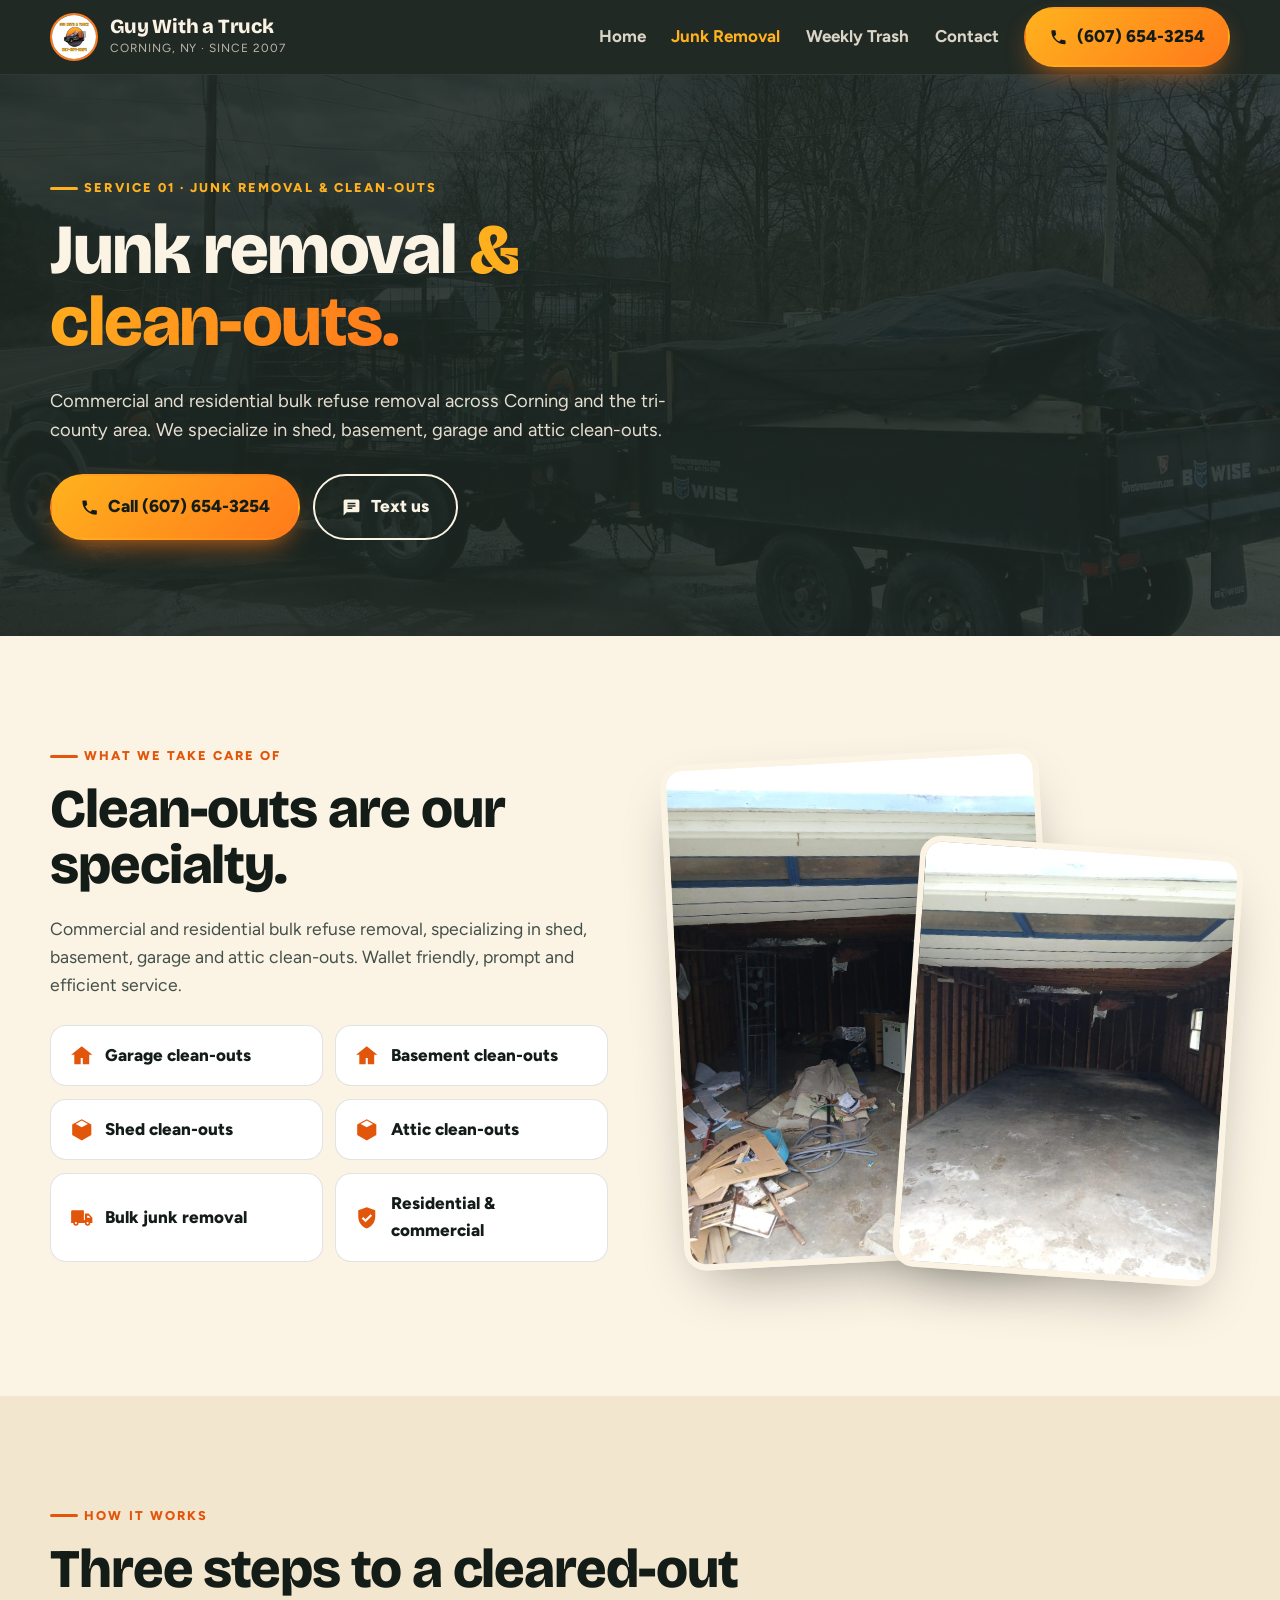
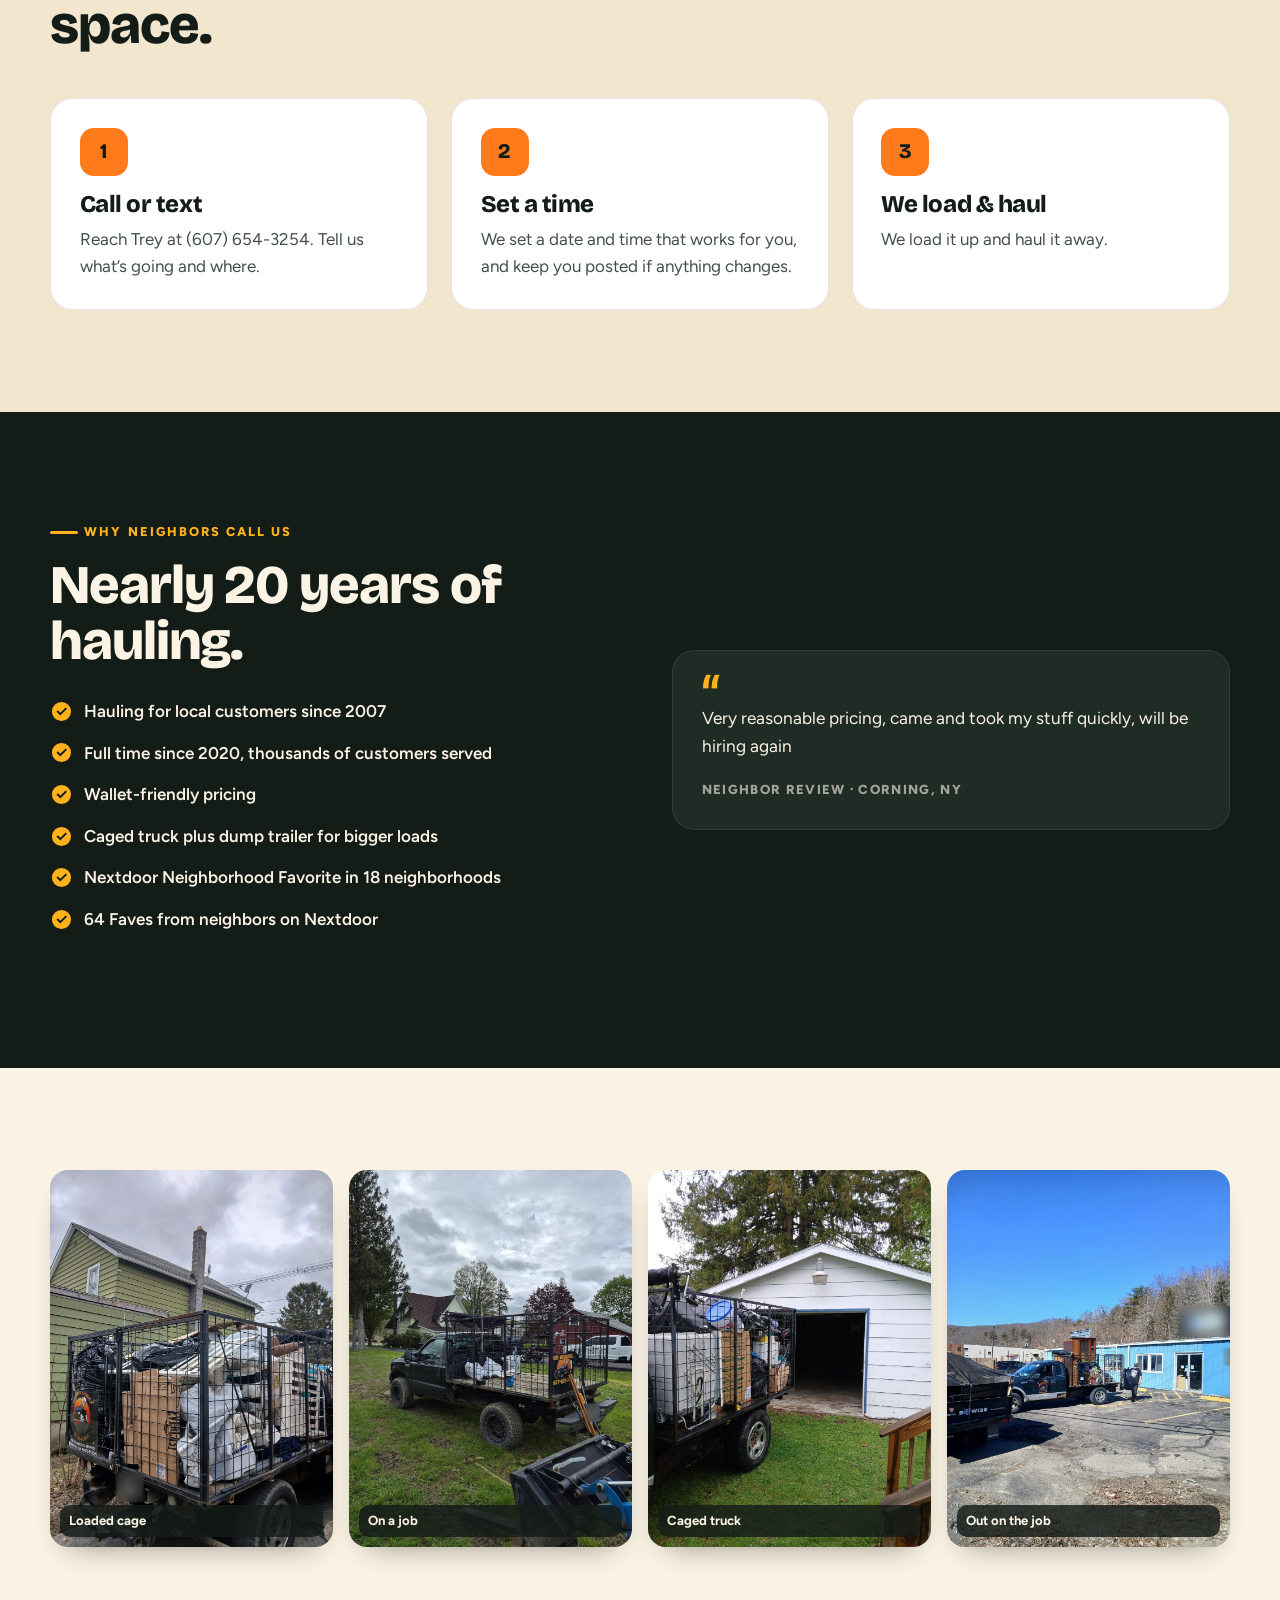
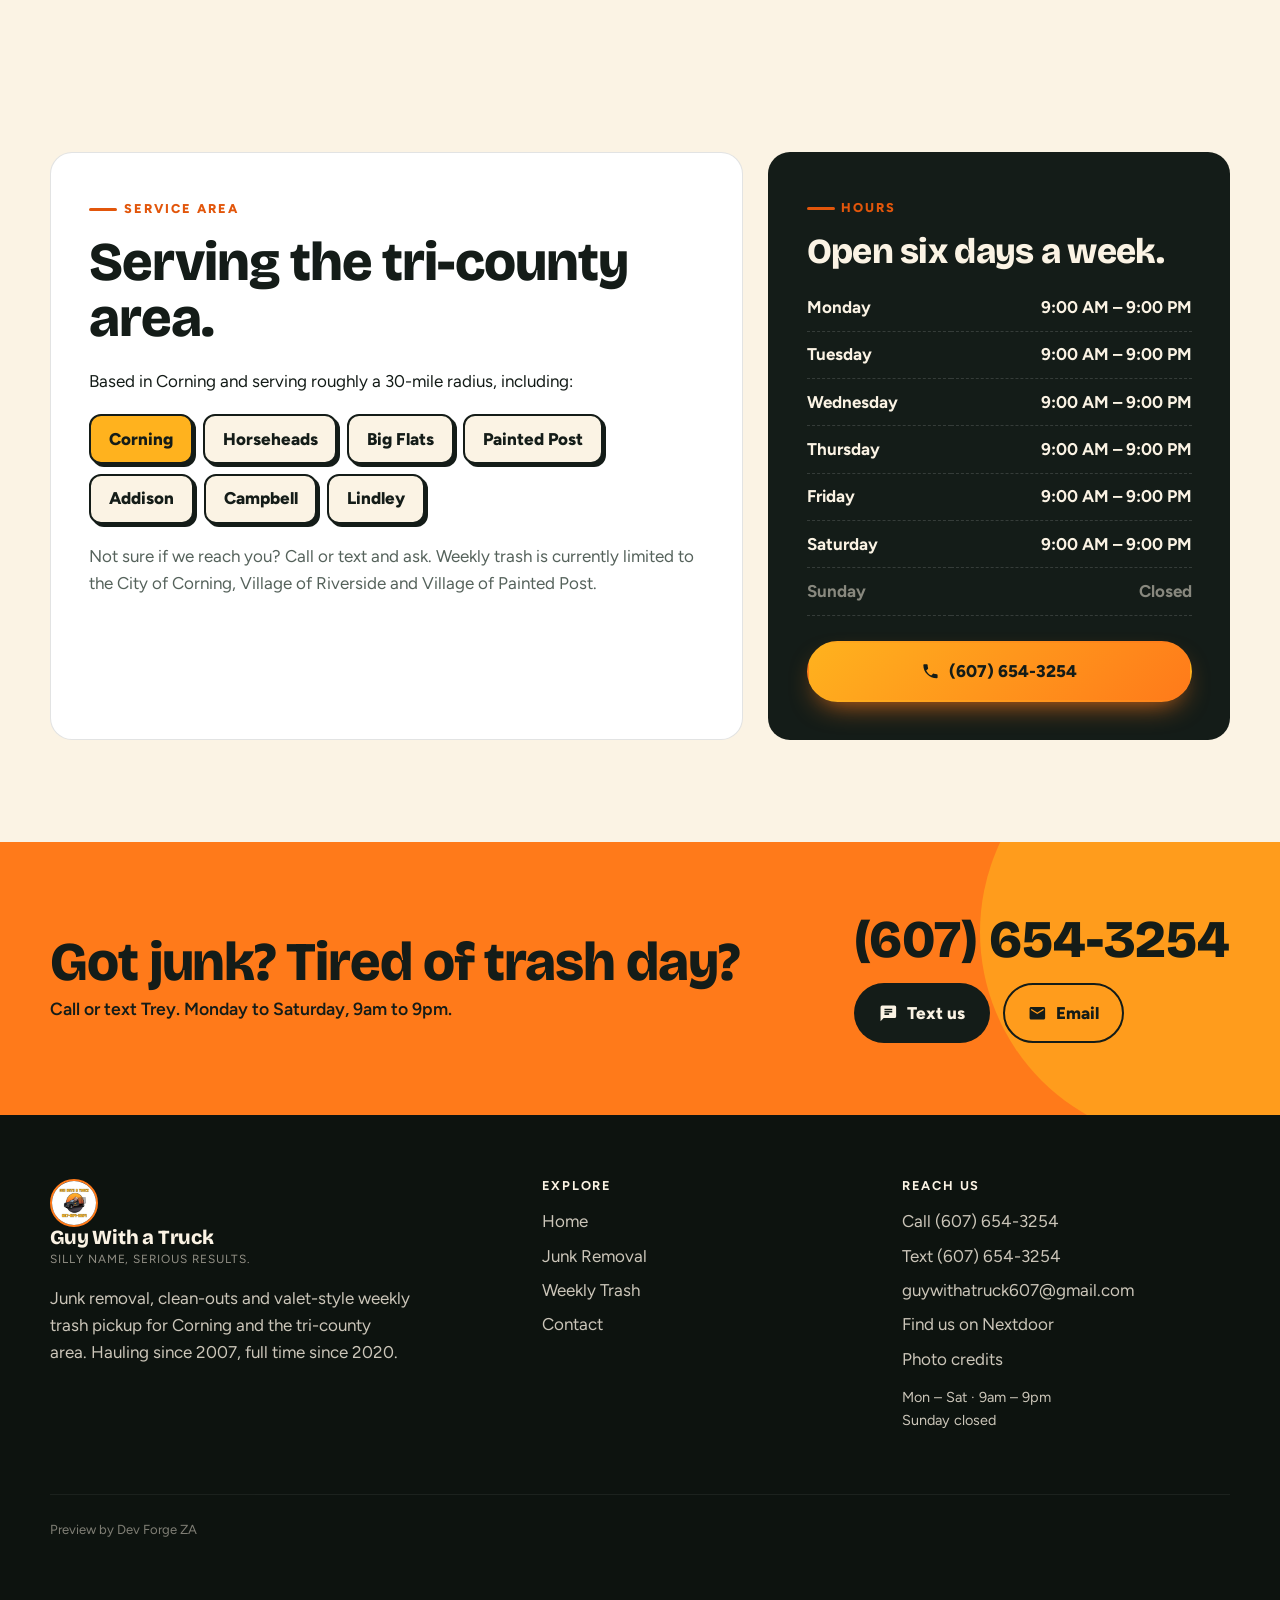
<file: junk-removal.html>
<!DOCTYPE html>
<html lang="en">
<head>
<meta charset="utf-8">
<meta name="viewport" content="width=device-width, initial-scale=1">
<title>Junk Removal & Clean-Outs | Guy With a Truck · Corning, NY</title>
<meta name="description" content="Garage, basement, shed and attic clean-outs and bulk junk removal in Corning, Horseheads, Big Flats, Painted Post and nearby. Call or text (607) 654-3254.">
<meta property="og:title" content="Junk Removal & Clean-Outs | Guy With a Truck · Corning, NY">
<meta property="og:description" content="Garage, basement, shed and attic clean-outs and bulk junk removal in Corning, Horseheads, Big Flats, Painted Post and nearby. Call or text (607) 654-3254.">
<meta property="og:image" content="https://rudsrudibotha.github.io/guy-with-a-truck-preview/images/truck-trailer-hero.jpg">
<meta name="theme-color" content="#141c18">
<link rel="icon" href="images/logo.jpg">
<link rel="preconnect" href="https://fonts.googleapis.com">
<link rel="preconnect" href="https://fonts.gstatic.com" crossorigin>
<link href="https://fonts.googleapis.com/css2?family=Bricolage+Grotesque:opsz,wght@12..96,700;12..96,800&family=Figtree:wght@400;600;700;800&display=swap" rel="stylesheet">
<link rel="stylesheet" href="styles.css">
<script type="application/ld+json">{"@context":"https://schema.org","@type":"LocalBusiness","name":"Guy With a Truck","telephone":"+1-607-654-3254","email":"guywithatruck607@gmail.com","address":{"@type":"PostalAddress","addressLocality":"Corning","addressRegion":"NY","addressCountry":"US"},"areaServed":["Corning, NY","Horseheads, NY","Big Flats, NY","Painted Post, NY","Addison, NY","Campbell, NY","Lindley, NY"],"openingHours":"Mo-Sa 09:00-21:00","image":"https://rudsrudibotha.github.io/guy-with-a-truck-preview/images/truck-trailer-hero.jpg"}</script>
</head>
<body>
<header class="site-header">
  <div class="wrap nav-bar">
    <a class="brand" href="index.html"><img src="images/logo-round.jpg" alt="Guy With a Truck logo" width="48" height="48"><span><strong>Guy With a Truck</strong><small>Corning, NY · Since 2007</small></span></a>
    <button class="nav-toggle" type="button" aria-expanded="false" aria-controls="site-nav" aria-label="Open menu"><svg viewBox="0 0 24 24" aria-hidden="true"><path d="M4 7h16v2H4zm0 4h16v2H4zm0 4h16v2H4z"/></svg></button>
    <nav class="nav-links" id="site-nav"><a href="index.html">Home</a><a href="junk-removal.html" aria-current="page">Junk Removal</a><a href="weekly-trash.html">Weekly Trash</a><a href="contact.html">Contact</a><a class="btn btn-sun" href="tel:+16076543254"><svg viewBox="0 0 24 24" aria-hidden="true"><path d="M6.6 10.8c1.4 2.8 3.8 5.1 6.6 6.6l2.2-2.2c.3-.3.7-.4 1.1-.2 1.2.4 2.5.6 3.8.6.6 0 1 .4 1 1V20c0 .6-.4 1-1 1C10.6 21 3 13.4 3 4c0-.6.4-1 1-1h3.5c.6 0 1 .4 1 1 0 1.3.2 2.6.6 3.8.1.4 0 .8-.3 1.1L6.6 10.8z"/></svg> (607) 654-3254</a></nav>
  </div>
</header>
<main>

<section class="page-hero">
  <img class="bg" src="images/truck-trailer-hero.jpg" alt="" width="1536" height="1080">
  <div class="wrap">
    <span class="eyebrow"><span class="tx">Service 01 · Junk removal &amp; <span class="nw">clean-outs</span></span></span>
    <h1>Junk removal <span class="sun-text"><span class="tx">&amp; <span class="nw">clean-outs</span>.</span></span></h1>
    <p><span class="tx">Commercial and residential bulk refuse removal across Corning and the tri-county area. We specialize in shed, basement, garage and attic <span class="nw">clean-outs</span>.</span></p>
    <div class="cta-row"><a class="btn btn-sun btn-lg" href="tel:+16076543254"><svg viewBox="0 0 24 24" aria-hidden="true"><path d="M6.6 10.8c1.4 2.8 3.8 5.1 6.6 6.6l2.2-2.2c.3-.3.7-.4 1.1-.2 1.2.4 2.5.6 3.8.6.6 0 1 .4 1 1V20c0 .6-.4 1-1 1C10.6 21 3 13.4 3 4c0-.6.4-1 1-1h3.5c.6 0 1 .4 1 1 0 1.3.2 2.6.6 3.8.1.4 0 .8-.3 1.1L6.6 10.8z"/></svg> Call (607) 654-3254</a><a class="btn btn-line btn-lg" href="sms:+16076543254"><svg viewBox="0 0 24 24" aria-hidden="true"><path d="M20 2H4a2 2 0 0 0-2 2v18l4-4h14a2 2 0 0 0 2-2V4a2 2 0 0 0-2-2zM7 9h10v2H7V9zm6 5H7v-2h6v2zm4-6H7V6h10v2z"/></svg> Text us</a></div>
  </div>
</section>

<section class="section">
  <div class="wrap two-col">
    <div>
      <span class="eyebrow">What we take care of</span>
      <h2><span class="tx"><span class="nw">Clean-outs</span> are our specialty.</span></h2>
      <p style="font-size:1.1rem;color:#43504a"><span class="tx">Commercial and residential bulk refuse removal, specializing in shed, basement, garage and attic <span class="nw">clean-outs</span>. Wallet friendly, prompt and efficient service.</span></p>
      <div class="spec-list">
        <div><svg viewBox="0 0 24 24" aria-hidden="true"><path d="M12 3 2 11h3v9h6v-6h2v6h6v-9h3z"/></svg> <span class="tx">Garage <span class="nw">clean-outs</span></span></div><div><svg viewBox="0 0 24 24" aria-hidden="true"><path d="M12 3 2 11h3v9h6v-6h2v6h6v-9h3z"/></svg> <span class="tx">Basement <span class="nw">clean-outs</span></span></div>
        <div><svg viewBox="0 0 24 24" aria-hidden="true"><path d="M21 7 12 2 3 7v10l9 5 9-5V7zm-9 2.7L6.2 6.5 12 3.3l5.8 3.2L12 9.7z"/></svg> <span class="tx">Shed <span class="nw">clean-outs</span></span></div><div><svg viewBox="0 0 24 24" aria-hidden="true"><path d="M21 7 12 2 3 7v10l9 5 9-5V7zm-9 2.7L6.2 6.5 12 3.3l5.8 3.2L12 9.7z"/></svg> <span class="tx">Attic <span class="nw">clean-outs</span></span></div>
        <div><svg viewBox="0 0 24 24" aria-hidden="true"><path d="M3 5h11v9h1V8h3.5L22 12v5h-2a2.5 2.5 0 0 1-5 0H9a2.5 2.5 0 0 1-5 0H2V6a1 1 0 0 1 1-1zm14.5 11a1 1 0 1 0 0 2 1 1 0 0 0 0-2zm-11 0a1 1 0 1 0 0 2 1 1 0 0 0 0-2zM17 10v2h3.2L18.6 10H17z"/></svg> Bulk junk removal</div><div><svg viewBox="0 0 24 24" aria-hidden="true"><path d="M12 2 4 5v6c0 5 3.4 9.7 8 11 4.6-1.3 8-6 8-11V5l-8-3zm-1.2 14.2-3.5-3.5 1.4-1.4 2.1 2.1 4.8-4.8 1.4 1.4-6.2 6.2z"/></svg> Residential &amp; commercial</div>
      </div>
    </div>
    <div class="photo-stack">
      <img src="images/garage-before.jpg" alt="Cluttered garage before a clean-out" loading="lazy" width="1000" height="1333">
      <img src="images/garage-after.jpg" alt="Same garage after clean-out, empty and swept" loading="lazy" width="1000" height="1333">
    </div>
  </div>
</section>

<section class="section" style="background:var(--paper-2)">
  <div class="wrap">
    <div class="section-head"><span class="eyebrow">How it works</span><h2>Three steps to a cleared-out space.</h2></div>
    <div class="steps">
      <div class="step"><h3>Call or text</h3><p>Reach Trey at (607) 654-3254. Tell us what’s going and where.</p></div>
      <div class="step"><h3>Set a time</h3><p>We set a date and time that works for you, and keep you posted if anything changes.</p></div>
      <div class="step"><h3>We load &amp; haul</h3><p>We load it up and haul it away.</p></div>
    </div>
  </div>
</section>

<section class="section dark">
  <div class="wrap">
    <div class="two-col">
      <div>
        <span class="eyebrow">Why neighbors call us</span>
        <h2>Nearly 20 years of hauling.</h2>
        <ul class="checks" style="grid-template-columns:1fr">
          <li><svg viewBox="0 0 24 24" aria-hidden="true"><path d="M12 2a10 10 0 1 0 0 20 10 10 0 0 0 0-20zm-1.2 14.2-4-4 1.4-1.4 2.6 2.6 5.6-5.6 1.4 1.4-7 7z"/></svg> Hauling for local customers since 2007</li>
          <li><svg viewBox="0 0 24 24" aria-hidden="true"><path d="M12 2a10 10 0 1 0 0 20 10 10 0 0 0 0-20zm-1.2 14.2-4-4 1.4-1.4 2.6 2.6 5.6-5.6 1.4 1.4-7 7z"/></svg> Full time since 2020, thousands of customers served</li>
          <li><svg viewBox="0 0 24 24" aria-hidden="true"><path d="M12 2a10 10 0 1 0 0 20 10 10 0 0 0 0-20zm-1.2 14.2-4-4 1.4-1.4 2.6 2.6 5.6-5.6 1.4 1.4-7 7z"/></svg> Wallet-friendly pricing</li>
          <li><svg viewBox="0 0 24 24" aria-hidden="true"><path d="M12 2a10 10 0 1 0 0 20 10 10 0 0 0 0-20zm-1.2 14.2-4-4 1.4-1.4 2.6 2.6 5.6-5.6 1.4 1.4-7 7z"/></svg> Caged truck plus dump trailer for bigger loads</li>
          <li><svg viewBox="0 0 24 24" aria-hidden="true"><path d="M12 2a10 10 0 1 0 0 20 10 10 0 0 0 0-20zm-1.2 14.2-4-4 1.4-1.4 2.6 2.6 5.6-5.6 1.4 1.4-7 7z"/></svg> Nextdoor Neighborhood Favorite in 18 neighborhoods</li>
          <li><svg viewBox="0 0 24 24" aria-hidden="true"><path d="M12 2a10 10 0 1 0 0 20 10 10 0 0 0 0-20zm-1.2 14.2-4-4 1.4-1.4 2.6 2.6 5.6-5.6 1.4 1.4-7 7z"/></svg> 64 Faves from neighbors on Nextdoor</li>
        </ul>
      </div>
      <figure class="review" style="margin:0"><div class="q">“</div><blockquote>Very reasonable pricing, came and took my stuff quickly, will be hiring again</blockquote><cite>Neighbor review · Corning, NY</cite></figure>
    </div>
  </div>
</section>

<section class="section">
  <div class="wrap">
    <div class="strip">
      <figure><img src="images/loaded-cage.jpg" alt="Truck cage loaded with junk" loading="lazy" width="1000" height="1333"><figcaption>Loaded cage</figcaption></figure>
      <figure><img src="images/load-on-lawn.jpg" alt="Loaded pickup on a lawn" loading="lazy" width="1000" height="1333"><figcaption>On a job</figcaption></figure>
      <figure><img src="images/truck-cage-garage.jpg" alt="Caged pickup parked beside a white garage" loading="lazy" width="1000" height="1333"><figcaption>Caged truck</figcaption></figure>
      <figure><img src="images/job-site-lot.jpg" alt="Trucks at a commercial job site" loading="lazy" width="1000" height="1333" style="object-position:30% 70%"><figcaption>Out on the job</figcaption></figure>
    </div>
  </div>
</section>

<section class="section" id="area">
  <div class="wrap area-grid">
    <div class="panel">
      <span class="eyebrow">Service area</span>
      <h2>Serving the tri-county area.</h2>
      <p>Based in Corning and serving roughly a 30-mile radius, including:</p>
      <div class="towns"><span class="home">Corning</span><span class="">Horseheads</span><span class="">Big Flats</span><span class="">Painted Post</span><span class="">Addison</span><span class="">Campbell</span><span class="">Lindley</span></div>
      <p style="margin:0;color:#55625b">Not sure if we reach you? Call or text and ask. Weekly trash is currently limited to the City of Corning, Village of Riverside and Village of Painted Post.</p>
    </div>
    <div class="panel dark-panel">
      <span class="eyebrow">Hours</span>
      <h2 style="font-size:2.2rem">Open six days a week.</h2>
      <table class="hours"><tr><td>Monday</td><td>9:00 AM – 9:00 PM</td></tr><tr><td>Tuesday</td><td>9:00 AM – 9:00 PM</td></tr><tr><td>Wednesday</td><td>9:00 AM – 9:00 PM</td></tr><tr><td>Thursday</td><td>9:00 AM – 9:00 PM</td></tr><tr><td>Friday</td><td>9:00 AM – 9:00 PM</td></tr><tr><td>Saturday</td><td>9:00 AM – 9:00 PM</td></tr><tr class="off"><td>Sunday</td><td>Closed</td></tr></table>
      <a class="btn btn-sun" style="margin-top:1.6rem;width:100%" href="tel:+16076543254"><svg viewBox="0 0 24 24" aria-hidden="true"><path d="M6.6 10.8c1.4 2.8 3.8 5.1 6.6 6.6l2.2-2.2c.3-.3.7-.4 1.1-.2 1.2.4 2.5.6 3.8.6.6 0 1 .4 1 1V20c0 .6-.4 1-1 1C10.6 21 3 13.4 3 4c0-.6.4-1 1-1h3.5c.6 0 1 .4 1 1 0 1.3.2 2.6.6 3.8.1.4 0 .8-.3 1.1L6.6 10.8z"/></svg> (607) 654-3254</a>
    </div>
  </div>
</section>

<section class="cta-band">
  <div class="wrap cta-inner">
    <div>
      <h2>Got junk? Tired of trash day?</h2>
      <p>Call or text Trey. Monday to Saturday, 9am to 9pm.</p>
    </div>
    <div>
      <a class="cta-phone" href="tel:+16076543254">(607) 654-3254</a>
      <div class="cta-row" style="margin-top:1rem"><a class="btn btn-dark" href="sms:+16076543254"><svg viewBox="0 0 24 24" aria-hidden="true"><path d="M20 2H4a2 2 0 0 0-2 2v18l4-4h14a2 2 0 0 0 2-2V4a2 2 0 0 0-2-2zM7 9h10v2H7V9zm6 5H7v-2h6v2zm4-6H7V6h10v2z"/></svg> Text us</a><a class="btn btn-line" href="mailto:guywithatruck607@gmail.com"><svg viewBox="0 0 24 24" aria-hidden="true"><path d="M20 4H4c-1.1 0-2 .9-2 2v12c0 1.1.9 2 2 2h16c1.1 0 2-.9 2-2V6c0-1.1-.9-2-2-2zm0 4-8 5-8-5V6l8 5 8-5v2z"/></svg> Email</a></div>
    </div>
  </div>
</section>
</main>
<footer class="site-footer">
  <div class="wrap">
    <div class="footer-grid">
      <div class="footer-brand">
        <a class="brand" href="index.html"><img src="images/logo-round.jpg" alt="" width="48" height="48"><span><strong style="color:#fbf3e4">Guy With a Truck</strong><small>Silly name, serious results.</small></span></a>
        <p style="margin-top:1rem"><span class="tx">Junk removal, <span class="nw">clean-outs</span> and valet-style weekly trash pickup for Corning and the tri-county area. Hauling since 2007, full time since 2020.</span></p>
      </div>
      <div>
        <h4>Explore</h4>
        <a href="index.html">Home</a><a href="junk-removal.html">Junk Removal</a><a href="weekly-trash.html">Weekly Trash</a><a href="contact.html">Contact</a>
      </div>
      <div>
        <h4>Reach us</h4>
        <a href="tel:+16076543254">Call (607) 654-3254</a>
        <a href="sms:+16076543254">Text (607) 654-3254</a>
        <a href="mailto:guywithatruck607@gmail.com">guywithatruck607@gmail.com</a>
        <a href="https://nextdoor.com/pages/guy-with-a-truck-corning-ny/" target="_blank" rel="noopener">Find us on Nextdoor</a>
        <a href="SOURCES.txt">Photo credits</a>
        <p style="margin-top:.8rem;font-size:.9rem">Mon – Sat · 9am – 9pm<br>Sunday closed</p>
      </div>
    </div>
    <p class="disclaimer">Preview by Dev Forge ZA</p>
  </div>
</footer>
<div class="mobile-callbar" aria-label="Quick contact">
  <a class="btn btn-sun" href="tel:+16076543254"><svg viewBox="0 0 24 24" aria-hidden="true"><path d="M6.6 10.8c1.4 2.8 3.8 5.1 6.6 6.6l2.2-2.2c.3-.3.7-.4 1.1-.2 1.2.4 2.5.6 3.8.6.6 0 1 .4 1 1V20c0 .6-.4 1-1 1C10.6 21 3 13.4 3 4c0-.6.4-1 1-1h3.5c.6 0 1 .4 1 1 0 1.3.2 2.6.6 3.8.1.4 0 .8-.3 1.1L6.6 10.8z"/></svg> Call</a>
  <a class="btn btn-line" style="color:#fbf3e4" href="sms:+16076543254"><svg viewBox="0 0 24 24" aria-hidden="true"><path d="M20 2H4a2 2 0 0 0-2 2v18l4-4h14a2 2 0 0 0 2-2V4a2 2 0 0 0-2-2zM7 9h10v2H7V9zm6 5H7v-2h6v2zm4-6H7V6h10v2z"/></svg> Text</a>
</div>
<script>
(function(){var b=document.querySelector('.nav-toggle'),n=document.getElementById('site-nav');if(b&&n)b.addEventListener('click',function(){var o=n.classList.toggle('is-open');b.setAttribute('aria-expanded',o);b.setAttribute('aria-label',o?'Close menu':'Open menu');});
if(b&&n)document.addEventListener('keydown',function(e){if((e.key==='Escape'||e.key==='Esc')&&n.classList.contains('is-open')){n.classList.remove('is-open');b.setAttribute('aria-expanded','false');b.setAttribute('aria-label','Open menu');b.focus();}});
document.querySelectorAll('.ba').forEach(function(el){var r=el.querySelector('input');if(!r)return;var f=function(){el.style.setProperty('--pos',r.value+'%');};r.addEventListener('input',f);f();});})();
</script>
</body>
</html>
</file>
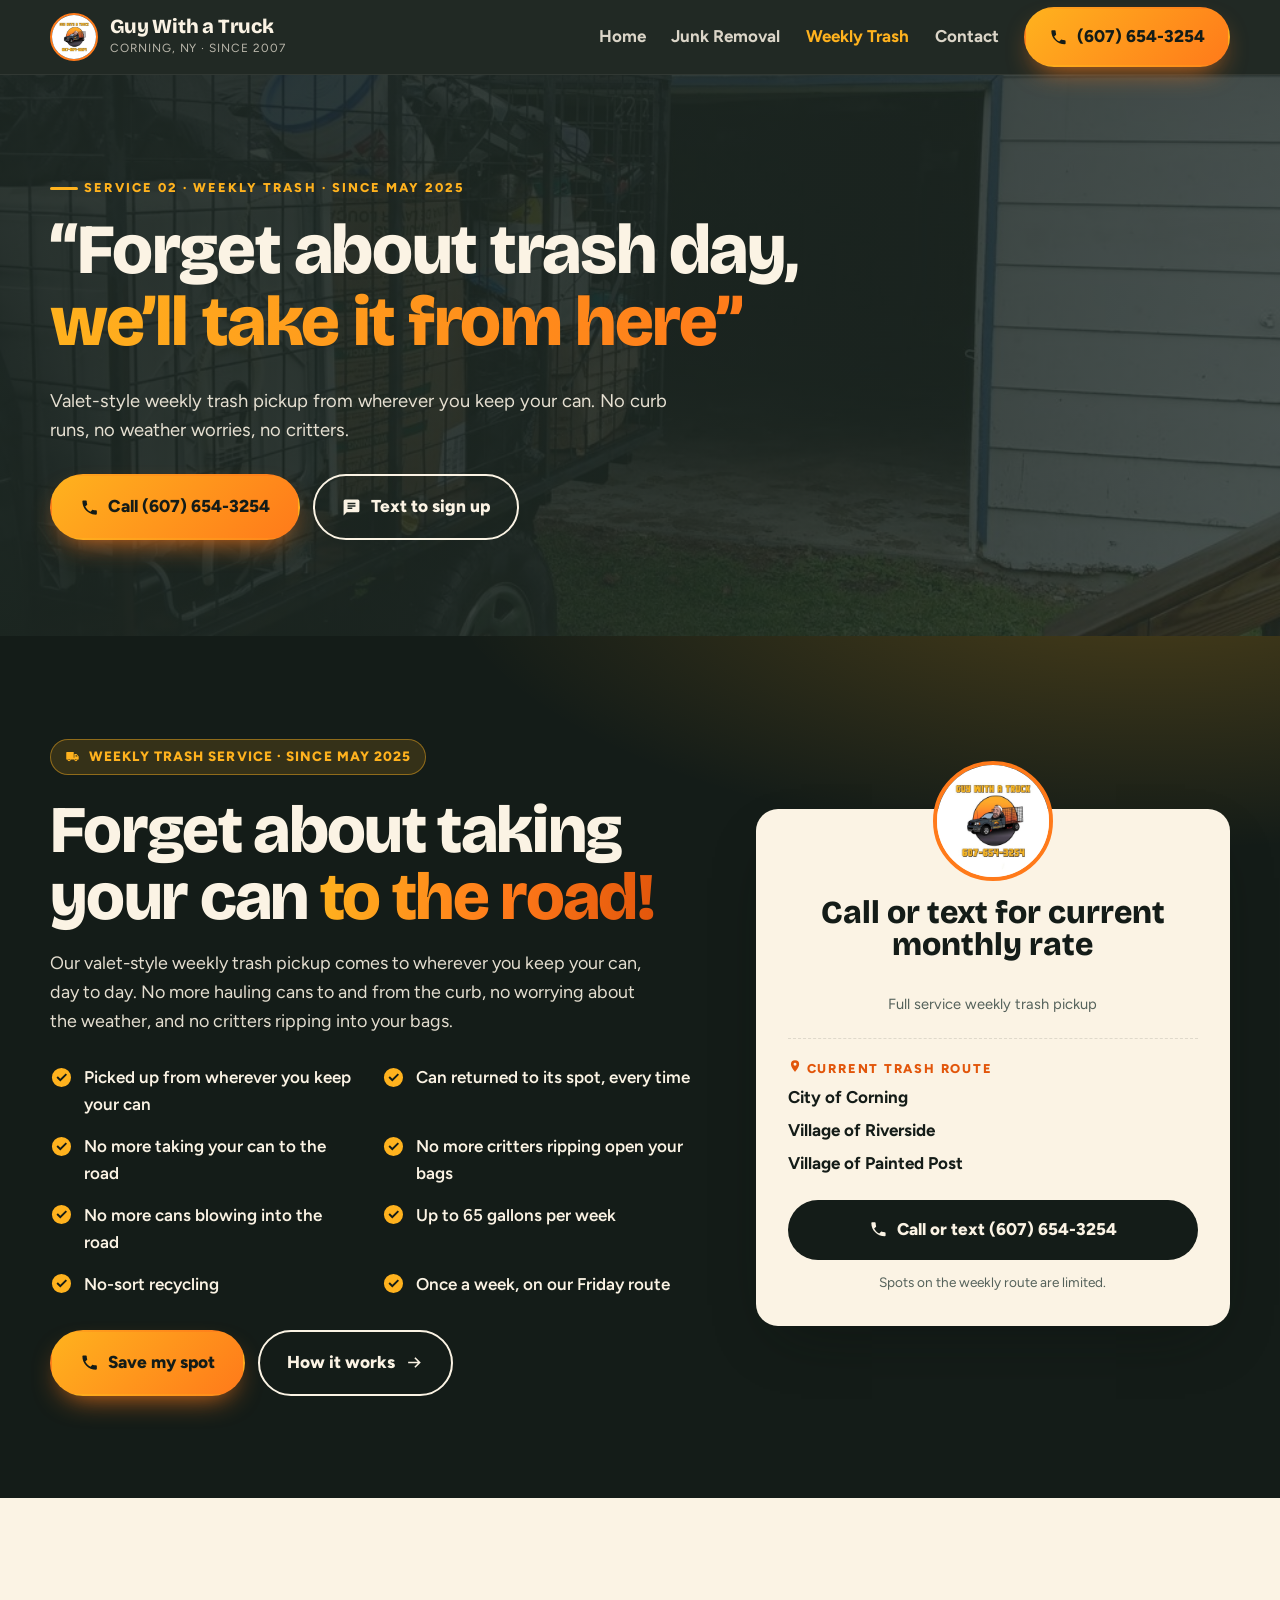
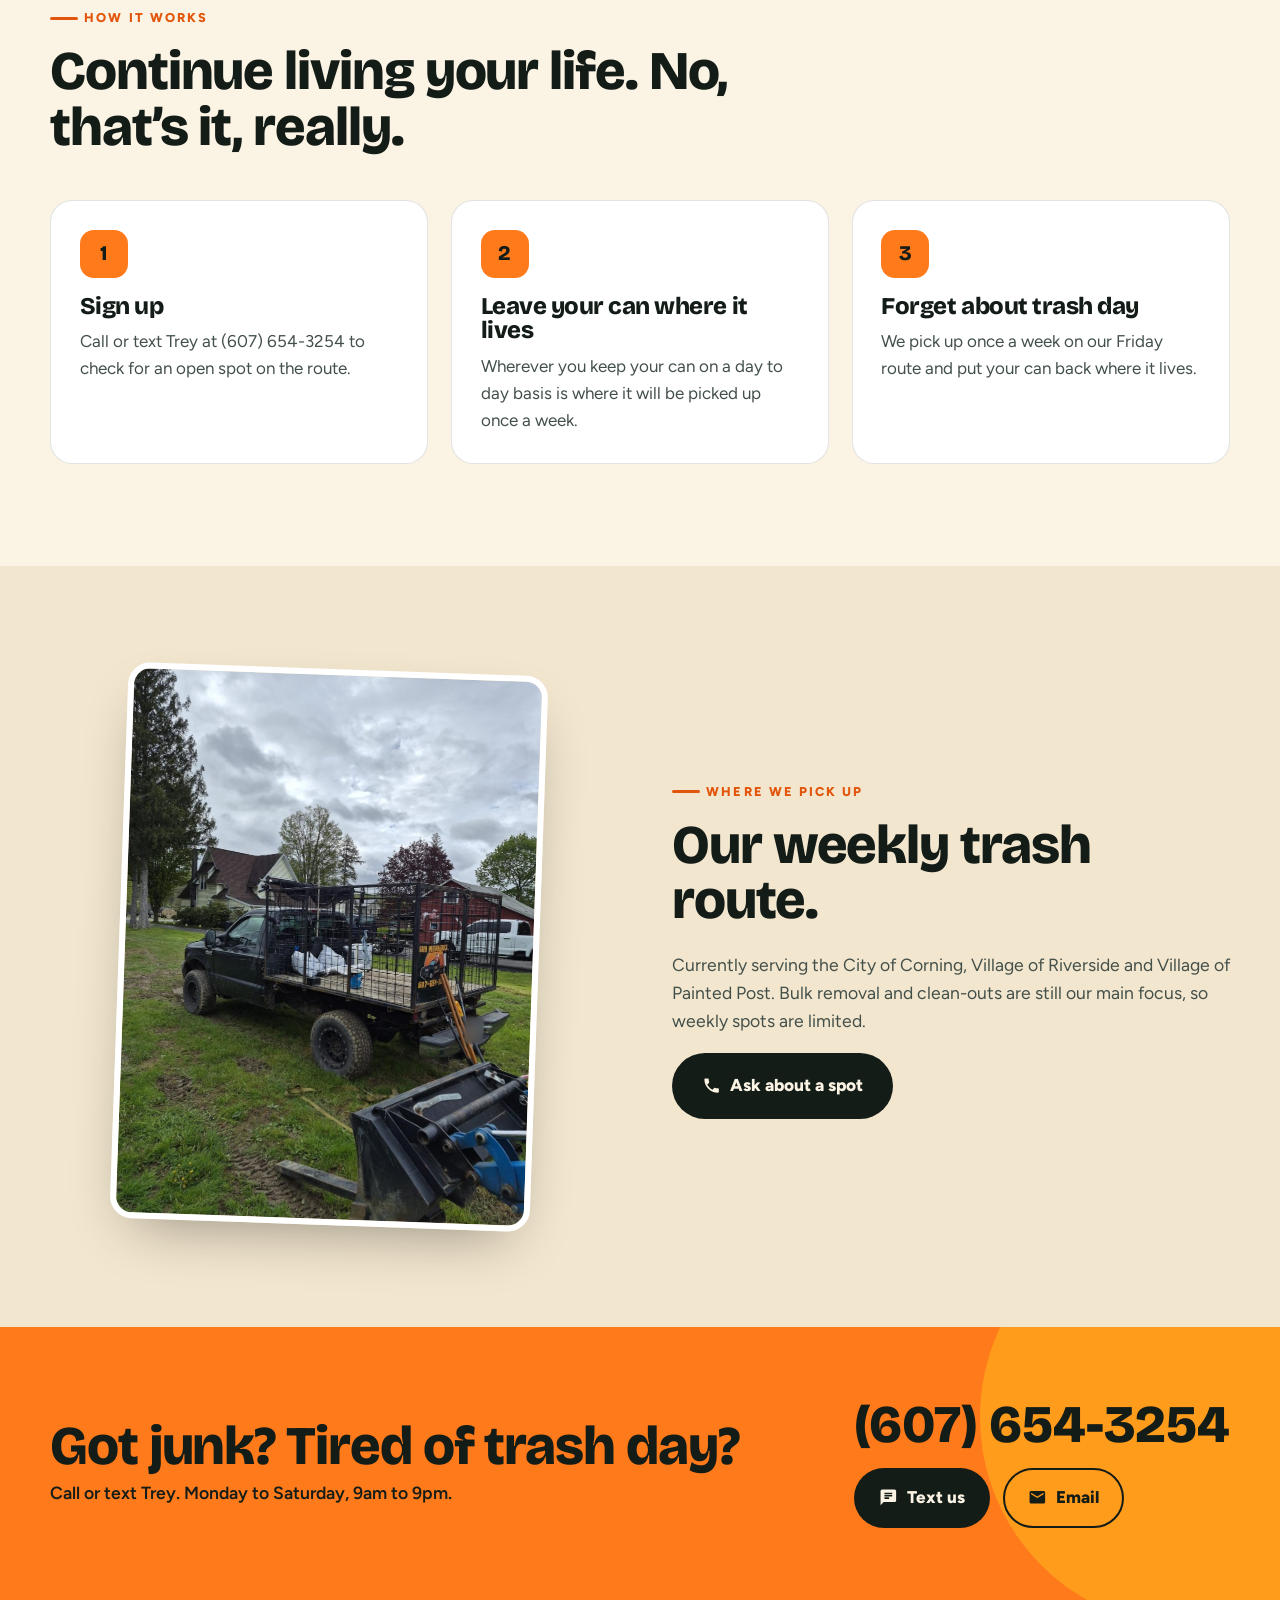
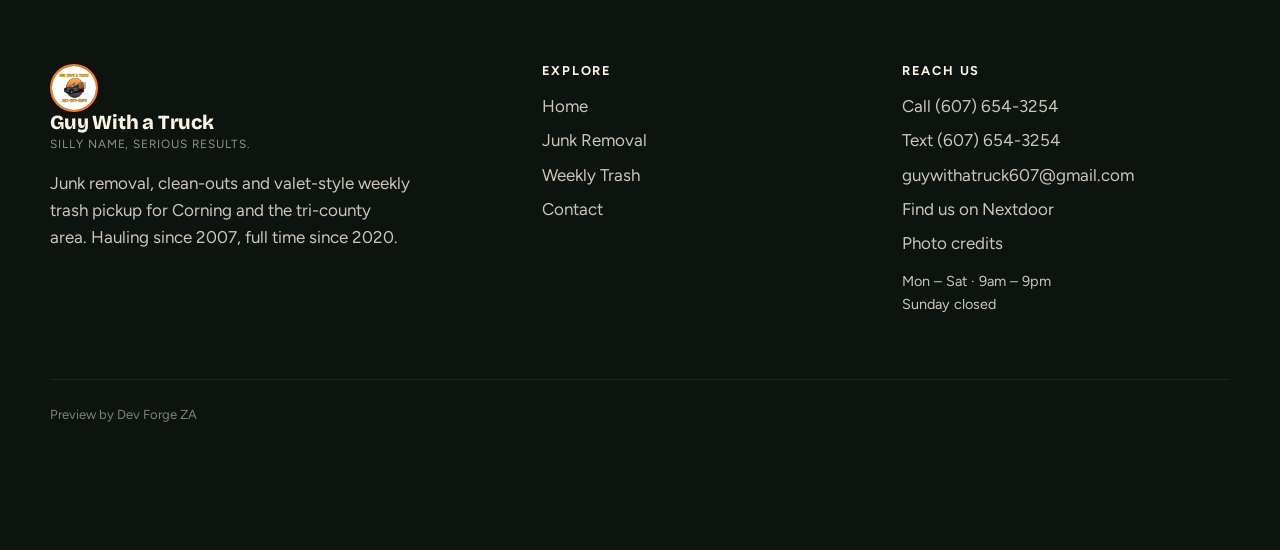
<file: weekly-trash.html>
<!DOCTYPE html>
<html lang="en">
<head>
<meta charset="utf-8">
<meta name="viewport" content="width=device-width, initial-scale=1">
<title>Weekly Trash Pickup | Guy With a Truck · Corning, NY</title>
<meta name="description" content="Forget about trash day, we'll take it from here. Valet-style weekly trash pickup since May 2025 for the City of Corning, Village of Riverside and Village of Painted Post.">
<meta property="og:title" content="Weekly Trash Pickup | Guy With a Truck · Corning, NY">
<meta property="og:description" content="Forget about trash day, we'll take it from here. Valet-style weekly trash pickup since May 2025 for the City of Corning, Village of Riverside and Village of Painted Post.">
<meta property="og:image" content="https://rudsrudibotha.github.io/guy-with-a-truck-preview/images/truck-trailer-hero.jpg">
<meta name="theme-color" content="#141c18">
<link rel="icon" href="images/logo.jpg">
<link rel="preconnect" href="https://fonts.googleapis.com">
<link rel="preconnect" href="https://fonts.gstatic.com" crossorigin>
<link href="https://fonts.googleapis.com/css2?family=Bricolage+Grotesque:opsz,wght@12..96,700;12..96,800&family=Figtree:wght@400;600;700;800&display=swap" rel="stylesheet">
<link rel="stylesheet" href="styles.css">
<script type="application/ld+json">{"@context":"https://schema.org","@type":"LocalBusiness","name":"Guy With a Truck","telephone":"+1-607-654-3254","email":"guywithatruck607@gmail.com","address":{"@type":"PostalAddress","addressLocality":"Corning","addressRegion":"NY","addressCountry":"US"},"areaServed":["Corning, NY","Horseheads, NY","Big Flats, NY","Painted Post, NY","Addison, NY","Campbell, NY","Lindley, NY"],"openingHours":"Mo-Sa 09:00-21:00","image":"https://rudsrudibotha.github.io/guy-with-a-truck-preview/images/truck-trailer-hero.jpg"}</script>
</head>
<body>
<header class="site-header">
  <div class="wrap nav-bar">
    <a class="brand" href="index.html"><img src="images/logo-round.jpg" alt="Guy With a Truck logo" width="48" height="48"><span><strong>Guy With a Truck</strong><small>Corning, NY · Since 2007</small></span></a>
    <button class="nav-toggle" type="button" aria-expanded="false" aria-controls="site-nav" aria-label="Open menu"><svg viewBox="0 0 24 24" aria-hidden="true"><path d="M4 7h16v2H4zm0 4h16v2H4zm0 4h16v2H4z"/></svg></button>
    <nav class="nav-links" id="site-nav"><a href="index.html">Home</a><a href="junk-removal.html">Junk Removal</a><a href="weekly-trash.html" aria-current="page">Weekly Trash</a><a href="contact.html">Contact</a><a class="btn btn-sun" href="tel:+16076543254"><svg viewBox="0 0 24 24" aria-hidden="true"><path d="M6.6 10.8c1.4 2.8 3.8 5.1 6.6 6.6l2.2-2.2c.3-.3.7-.4 1.1-.2 1.2.4 2.5.6 3.8.6.6 0 1 .4 1 1V20c0 .6-.4 1-1 1C10.6 21 3 13.4 3 4c0-.6.4-1 1-1h3.5c.6 0 1 .4 1 1 0 1.3.2 2.6.6 3.8.1.4 0 .8-.3 1.1L6.6 10.8z"/></svg> (607) 654-3254</a></nav>
  </div>
</header>
<main>

<section class="page-hero">
  <img class="bg" src="images/truck-cage-garage.jpg" alt="" width="1000" height="1333" style="object-position:50% 55%">
  <div class="wrap">
    <span class="eyebrow">Service 02 · Weekly trash · Since May 2025</span>
    <h1>“Forget about trash day, <span class="sun-text">we’ll take it from here”</span></h1>
    <p>Valet-style weekly trash pickup from wherever you keep your can. No curb runs, no weather worries, no critters.</p>
    <div class="cta-row"><a class="btn btn-sun btn-lg" href="tel:+16076543254"><svg viewBox="0 0 24 24" aria-hidden="true"><path d="M6.6 10.8c1.4 2.8 3.8 5.1 6.6 6.6l2.2-2.2c.3-.3.7-.4 1.1-.2 1.2.4 2.5.6 3.8.6.6 0 1 .4 1 1V20c0 .6-.4 1-1 1C10.6 21 3 13.4 3 4c0-.6.4-1 1-1h3.5c.6 0 1 .4 1 1 0 1.3.2 2.6.6 3.8.1.4 0 .8-.3 1.1L6.6 10.8z"/></svg> Call (607) 654-3254</a><a class="btn btn-line btn-lg" href="sms:+16076543254"><svg viewBox="0 0 24 24" aria-hidden="true"><path d="M20 2H4a2 2 0 0 0-2 2v18l4-4h14a2 2 0 0 0 2-2V4a2 2 0 0 0-2-2zM7 9h10v2H7V9zm6 5H7v-2h6v2zm4-6H7V6h10v2z"/></svg> Text to sign up</a></div>
  </div>
</section>

<section class="section trash-feature" id="weekly-trash">
  <div class="wrap trash-grid">
    <div>
      <span class="since"><svg viewBox="0 0 24 24" aria-hidden="true"><path d="M3 5h11v9h1V8h3.5L22 12v5h-2a2.5 2.5 0 0 1-5 0H9a2.5 2.5 0 0 1-5 0H2V6a1 1 0 0 1 1-1zm14.5 11a1 1 0 1 0 0 2 1 1 0 0 0 0-2zm-11 0a1 1 0 1 0 0 2 1 1 0 0 0 0-2zM17 10v2h3.2L18.6 10H17z"/></svg> Weekly trash service · Since May 2025</span>
      <p class="motto">Forget about taking your can <span class="sun-text">to the road!</span></p>
      <p style="font-size:1.12rem;opacity:.9;max-width:600px">Our valet-style weekly trash pickup comes to wherever you keep your can, day to day. No more hauling cans to and from the curb, no worrying about the weather, and no critters ripping into your bags.</p>
      <ul class="checks">
        <li><svg viewBox="0 0 24 24" aria-hidden="true"><path d="M12 2a10 10 0 1 0 0 20 10 10 0 0 0 0-20zm-1.2 14.2-4-4 1.4-1.4 2.6 2.6 5.6-5.6 1.4 1.4-7 7z"/></svg> Picked up from wherever you keep your can</li>
        <li><svg viewBox="0 0 24 24" aria-hidden="true"><path d="M12 2a10 10 0 1 0 0 20 10 10 0 0 0 0-20zm-1.2 14.2-4-4 1.4-1.4 2.6 2.6 5.6-5.6 1.4 1.4-7 7z"/></svg> Can returned to its spot, every time</li>
        <li><svg viewBox="0 0 24 24" aria-hidden="true"><path d="M12 2a10 10 0 1 0 0 20 10 10 0 0 0 0-20zm-1.2 14.2-4-4 1.4-1.4 2.6 2.6 5.6-5.6 1.4 1.4-7 7z"/></svg> No more taking your can to the road</li>
        <li><svg viewBox="0 0 24 24" aria-hidden="true"><path d="M12 2a10 10 0 1 0 0 20 10 10 0 0 0 0-20zm-1.2 14.2-4-4 1.4-1.4 2.6 2.6 5.6-5.6 1.4 1.4-7 7z"/></svg> No more critters ripping open your bags</li>
        <li><svg viewBox="0 0 24 24" aria-hidden="true"><path d="M12 2a10 10 0 1 0 0 20 10 10 0 0 0 0-20zm-1.2 14.2-4-4 1.4-1.4 2.6 2.6 5.6-5.6 1.4 1.4-7 7z"/></svg> No more cans blowing into the road</li>
        <li><svg viewBox="0 0 24 24" aria-hidden="true"><path d="M12 2a10 10 0 1 0 0 20 10 10 0 0 0 0-20zm-1.2 14.2-4-4 1.4-1.4 2.6 2.6 5.6-5.6 1.4 1.4-7 7z"/></svg> Up to 65 gallons per week</li>
        <li><svg viewBox="0 0 24 24" aria-hidden="true"><path d="M12 2a10 10 0 1 0 0 20 10 10 0 0 0 0-20zm-1.2 14.2-4-4 1.4-1.4 2.6 2.6 5.6-5.6 1.4 1.4-7 7z"/></svg> No-sort recycling</li>
        <li><svg viewBox="0 0 24 24" aria-hidden="true"><path d="M12 2a10 10 0 1 0 0 20 10 10 0 0 0 0-20zm-1.2 14.2-4-4 1.4-1.4 2.6 2.6 5.6-5.6 1.4 1.4-7 7z"/></svg> Once a week, on our Friday route</li>
      </ul>
      <div class="cta-row"><a class="btn btn-sun btn-lg" href="tel:+16076543254"><svg viewBox="0 0 24 24" aria-hidden="true"><path d="M6.6 10.8c1.4 2.8 3.8 5.1 6.6 6.6l2.2-2.2c.3-.3.7-.4 1.1-.2 1.2.4 2.5.6 3.8.6.6 0 1 .4 1 1V20c0 .6-.4 1-1 1C10.6 21 3 13.4 3 4c0-.6.4-1 1-1h3.5c.6 0 1 .4 1 1 0 1.3.2 2.6.6 3.8.1.4 0 .8-.3 1.1L6.6 10.8z"/></svg> Save my spot</a><a class="btn btn-line btn-lg" href="#how">How it works <svg viewBox="0 0 24 24" aria-hidden="true"><path d="M13.2 5.3 19.9 12l-6.7 6.7-1.4-1.4 4.3-4.3H4v-2h12.1l-4.3-4.3z"/></svg></a></div>
    </div>
    <aside class="price-card">
      <img class="logo-bubble" src="images/logo-round.jpg" alt="Guy With a Truck cartoon logo of Trey in his truck" width="120" height="120">
      <p class="price" style="font-size:2rem">Call or text for current monthly rate</p>
      <p class="price-note">Full service weekly trash pickup</p>
      <div class="route">
        <h4><svg viewBox="0 0 24 24" aria-hidden="true"><path d="M12 2a7 7 0 0 0-7 7c0 5.2 7 13 7 13s7-7.8 7-13a7 7 0 0 0-7-7zm0 9.5A2.5 2.5 0 1 1 12 6.5a2.5 2.5 0 0 1 0 5z"/></svg> Current trash route</h4>
        <ul><li>City of Corning</li><li>Village of Riverside</li><li>Village of Painted Post</li></ul>
      </div>
      <a class="btn btn-dark" href="tel:+16076543254"><svg viewBox="0 0 24 24" aria-hidden="true"><path d="M6.6 10.8c1.4 2.8 3.8 5.1 6.6 6.6l2.2-2.2c.3-.3.7-.4 1.1-.2 1.2.4 2.5.6 3.8.6.6 0 1 .4 1 1V20c0 .6-.4 1-1 1C10.6 21 3 13.4 3 4c0-.6.4-1 1-1h3.5c.6 0 1 .4 1 1 0 1.3.2 2.6.6 3.8.1.4 0 .8-.3 1.1L6.6 10.8z"/></svg> Call or text (607) 654-3254</a>
      <p class="limited">Spots on the weekly route are limited.</p>
    </aside>
  </div>
</section>
<section class="section" id="how">
  <div class="wrap">
    <div class="section-head"><span class="eyebrow">How it works</span><h2>Continue living your life. No, that’s it, really.</h2></div>
    <div class="steps">
      <div class="step"><h3>Sign up</h3><p>Call or text Trey at (607) 654-3254 to check for an open spot on the route.</p></div>
      <div class="step"><h3>Leave your can where it lives</h3><p>Wherever you keep your can on a day to day basis is where it will be picked up once a week.</p></div>
      <div class="step"><h3>Forget about trash day</h3><p>We pick up once a week on our Friday route and put your can back where it lives.</p></div>
    </div>
  </div>
</section>
<section class="section" style="background:var(--paper-2)">
  <div class="wrap two-col">
    <img class="flyer" src="images/load-on-lawn.jpg" alt="Guy With a Truck caged pickup on a residential lawn" loading="lazy" width="1000" height="1333">
    <div>
      <span class="eyebrow">Where we pick up</span>
      <h2>Our weekly trash route.</h2>
      <p style="font-size:1.1rem;color:#43504a"><span class="tx">Currently serving the City of Corning, Village of Riverside and Village of Painted Post. Bulk removal and <span class="nw">clean-outs</span> are still our main focus, so weekly spots are limited.</span></p>
      <a class="btn btn-dark btn-lg" href="tel:+16076543254"><svg viewBox="0 0 24 24" aria-hidden="true"><path d="M6.6 10.8c1.4 2.8 3.8 5.1 6.6 6.6l2.2-2.2c.3-.3.7-.4 1.1-.2 1.2.4 2.5.6 3.8.6.6 0 1 .4 1 1V20c0 .6-.4 1-1 1C10.6 21 3 13.4 3 4c0-.6.4-1 1-1h3.5c.6 0 1 .4 1 1 0 1.3.2 2.6.6 3.8.1.4 0 .8-.3 1.1L6.6 10.8z"/></svg> Ask about a spot</a>
    </div>
  </div>
</section>

<section class="cta-band">
  <div class="wrap cta-inner">
    <div>
      <h2>Got junk? Tired of trash day?</h2>
      <p>Call or text Trey. Monday to Saturday, 9am to 9pm.</p>
    </div>
    <div>
      <a class="cta-phone" href="tel:+16076543254">(607) 654-3254</a>
      <div class="cta-row" style="margin-top:1rem"><a class="btn btn-dark" href="sms:+16076543254"><svg viewBox="0 0 24 24" aria-hidden="true"><path d="M20 2H4a2 2 0 0 0-2 2v18l4-4h14a2 2 0 0 0 2-2V4a2 2 0 0 0-2-2zM7 9h10v2H7V9zm6 5H7v-2h6v2zm4-6H7V6h10v2z"/></svg> Text us</a><a class="btn btn-line" href="mailto:guywithatruck607@gmail.com"><svg viewBox="0 0 24 24" aria-hidden="true"><path d="M20 4H4c-1.1 0-2 .9-2 2v12c0 1.1.9 2 2 2h16c1.1 0 2-.9 2-2V6c0-1.1-.9-2-2-2zm0 4-8 5-8-5V6l8 5 8-5v2z"/></svg> Email</a></div>
    </div>
  </div>
</section>
</main>
<footer class="site-footer">
  <div class="wrap">
    <div class="footer-grid">
      <div class="footer-brand">
        <a class="brand" href="index.html"><img src="images/logo-round.jpg" alt="" width="48" height="48"><span><strong style="color:#fbf3e4">Guy With a Truck</strong><small>Silly name, serious results.</small></span></a>
        <p style="margin-top:1rem"><span class="tx">Junk removal, <span class="nw">clean-outs</span> and valet-style weekly trash pickup for Corning and the tri-county area. Hauling since 2007, full time since 2020.</span></p>
      </div>
      <div>
        <h4>Explore</h4>
        <a href="index.html">Home</a><a href="junk-removal.html">Junk Removal</a><a href="weekly-trash.html">Weekly Trash</a><a href="contact.html">Contact</a>
      </div>
      <div>
        <h4>Reach us</h4>
        <a href="tel:+16076543254">Call (607) 654-3254</a>
        <a href="sms:+16076543254">Text (607) 654-3254</a>
        <a href="mailto:guywithatruck607@gmail.com">guywithatruck607@gmail.com</a>
        <a href="https://nextdoor.com/pages/guy-with-a-truck-corning-ny/" target="_blank" rel="noopener">Find us on Nextdoor</a>
        <a href="SOURCES.txt">Photo credits</a>
        <p style="margin-top:.8rem;font-size:.9rem">Mon – Sat · 9am – 9pm<br>Sunday closed</p>
      </div>
    </div>
    <p class="disclaimer">Preview by Dev Forge ZA</p>
  </div>
</footer>
<div class="mobile-callbar" aria-label="Quick contact">
  <a class="btn btn-sun" href="tel:+16076543254"><svg viewBox="0 0 24 24" aria-hidden="true"><path d="M6.6 10.8c1.4 2.8 3.8 5.1 6.6 6.6l2.2-2.2c.3-.3.7-.4 1.1-.2 1.2.4 2.5.6 3.8.6.6 0 1 .4 1 1V20c0 .6-.4 1-1 1C10.6 21 3 13.4 3 4c0-.6.4-1 1-1h3.5c.6 0 1 .4 1 1 0 1.3.2 2.6.6 3.8.1.4 0 .8-.3 1.1L6.6 10.8z"/></svg> Call</a>
  <a class="btn btn-line" style="color:#fbf3e4" href="sms:+16076543254"><svg viewBox="0 0 24 24" aria-hidden="true"><path d="M20 2H4a2 2 0 0 0-2 2v18l4-4h14a2 2 0 0 0 2-2V4a2 2 0 0 0-2-2zM7 9h10v2H7V9zm6 5H7v-2h6v2zm4-6H7V6h10v2z"/></svg> Text</a>
</div>
<script>
(function(){var b=document.querySelector('.nav-toggle'),n=document.getElementById('site-nav');if(b&&n)b.addEventListener('click',function(){var o=n.classList.toggle('is-open');b.setAttribute('aria-expanded',o);b.setAttribute('aria-label',o?'Close menu':'Open menu');});
if(b&&n)document.addEventListener('keydown',function(e){if((e.key==='Escape'||e.key==='Esc')&&n.classList.contains('is-open')){n.classList.remove('is-open');b.setAttribute('aria-expanded','false');b.setAttribute('aria-label','Open menu');b.focus();}});
document.querySelectorAll('.ba').forEach(function(el){var r=el.querySelector('input');if(!r)return;var f=function(){el.style.setProperty('--pos',r.value+'%');};r.addEventListener('input',f);f();});})();
</script>
</body>
</html>
</file>
<file: styles.css>
:root{
  --ink:#141c18; --ink-2:#1f2b25; --ink-3:#2c3a33;
  --sun:#ff7a1a; --sun-2:#ffb21e; --sun-deep:#e2560b;
  --paper:#fbf3e4; --paper-2:#f3e6cf; --line:rgba(20,28,24,.12);
  --teal:#5e9c9f; --white:#fff;
  --radius:22px; --shadow:0 24px 60px -24px rgba(10,15,12,.45);
  --display:"Bricolage Grotesque",system-ui,sans-serif;
  --body:"Figtree",system-ui,-apple-system,Segoe UI,sans-serif;
}
*{box-sizing:border-box}
html{scroll-behavior:smooth}
body{margin:0;font-family:var(--body);font-size:17px;line-height:1.6;color:var(--ink);background:var(--paper);-webkit-font-smoothing:antialiased}
img{max-width:100%;height:auto;display:block}
a{color:inherit}
button{font:inherit}
.nw{white-space:nowrap}
.btn .tx{white-space:nowrap}
.wrap{width:min(1180px,100% - 40px);margin-inline:auto}
h1,h2,h3,h4{font-family:var(--display);line-height:1.02;letter-spacing:-.02em;margin:0 0 .4em}
h1{font-size:clamp(2.7rem,7vw,5.6rem);font-weight:800}
h2{font-size:clamp(2rem,4.4vw,3.4rem);font-weight:800}
h3{font-size:1.5rem;font-weight:800}
p{margin:0 0 1em}
.eyebrow{display:inline-flex;align-items:center;gap:.5em;font-weight:800;font-size:.8rem;letter-spacing:.16em;text-transform:uppercase;color:var(--sun-deep);margin-bottom:1rem}
.eyebrow::before{content:"";width:28px;height:3px;border-radius:3px;background:currentColor}
.sun-text{background:linear-gradient(95deg,var(--sun-2),var(--sun) 55%,var(--sun-deep));-webkit-background-clip:text;background-clip:text;color:transparent}
svg{width:1.1em;height:1.1em;fill:currentColor;flex:none}

/* buttons */
.btn{display:inline-flex;align-items:center;justify-content:center;gap:.55em;padding:.85em 1.35em;border-radius:999px;font-weight:800;text-decoration:none;border:2px solid transparent;transition:transform .15s,box-shadow .15s,background .15s;white-space:nowrap}
.btn:hover{transform:translateY(-2px)}
.btn-sun{background:linear-gradient(135deg,var(--sun-2),var(--sun));color:var(--ink);box-shadow:0 12px 28px -12px rgba(255,122,26,.9)}
.btn-dark{background:var(--ink);color:var(--paper)}
.btn-line{border-color:currentColor;color:inherit;background:transparent}
.btn-lg{font-size:1.08rem;padding:1em 1.6em}

/* header */
.site-header{position:sticky;top:0;z-index:50;background:rgba(20,28,24,.94);backdrop-filter:blur(10px);color:var(--paper);border-bottom:1px solid rgba(255,255,255,.07)}
.nav-bar{display:flex;align-items:center;justify-content:space-between;gap:1rem;min-height:74px}
.brand{display:flex;align-items:center;gap:.75rem;text-decoration:none}
.brand img{width:48px;height:48px;border-radius:50%;object-fit:cover;object-position:50% 50%;border:2px solid var(--sun);background:#fff}
.brand strong{display:block;font-family:var(--display);font-size:1.25rem;font-weight:800;letter-spacing:-.01em;line-height:1}
.brand small{display:block;font-size:.74rem;opacity:.7;letter-spacing:.08em;text-transform:uppercase;margin-top:3px}
.nav-links{display:flex;align-items:center;gap:1.6rem}
.nav-links a:not(.btn){text-decoration:none;font-weight:700;opacity:.85;white-space:nowrap}
.nav-links a:not(.btn):hover,.nav-links a[aria-current]{opacity:1;color:var(--sun-2)}
.nav-toggle{display:none;background:none;border:0;color:var(--paper);padding:.4rem;cursor:pointer}
.nav-toggle svg{width:30px;height:30px}

/* hero */
.hero{position:relative;color:var(--paper);background:radial-gradient(900px 500px at 85% 20%,rgba(255,138,31,.28),transparent 60%),radial-gradient(700px 400px at 0% 100%,rgba(94,156,159,.18),transparent 60%),var(--ink);overflow:hidden}
.hero-grid{display:grid;grid-template-columns:1.05fr .95fr;gap:clamp(2rem,4vw,4rem);align-items:center;padding:clamp(3.5rem,7vw,6rem) 0 clamp(4rem,7vw,6rem)}
.hero .eyebrow{color:var(--sun-2)}
.hero-lead{font-size:clamp(1.08rem,1.5vw,1.22rem);max-width:560px;opacity:.9}
.cta-row{display:flex;flex-wrap:wrap;gap:.8rem;margin:1.8rem 0 0}
.hero-tags{display:flex;flex-wrap:wrap;gap:.6rem;margin-top:2rem}
.hero-tags span{padding:.45em .9em;border-radius:999px;background:rgba(255,255,255,.08);border:1px solid rgba(255,255,255,.18);font-weight:700;font-size:.86rem}
.hero-media{position:relative}
.hero-frame{border-radius:28px;overflow:hidden;border:6px solid var(--paper);box-shadow:0 40px 80px -30px rgba(0,0,0,.8);transform:rotate(2deg);aspect-ratio:4/3.4}
.hero-frame img{width:100%;height:100%;object-fit:cover;object-position:18% 55%}
.hero-mini{position:absolute;left:-54px;bottom:-70px;width:32%;border-radius:20px;overflow:hidden;border:6px solid var(--paper);box-shadow:var(--shadow);transform:rotate(-5deg);aspect-ratio:3/4}
.hero-mini img{width:100%;height:100%;object-fit:cover}
.sticker{position:absolute;right:8px;top:-40px;width:150px;height:150px;border-radius:50%;background:linear-gradient(140deg,var(--sun-2),var(--sun));color:var(--ink);display:grid;place-items:center;text-align:center;transform:rotate(-10deg);box-shadow:var(--shadow);border:4px dashed rgba(20,28,24,.35);padding:1rem;z-index:2}
.sticker b{font-family:var(--display);font-size:2.5rem;line-height:.9;display:block}
.sticker>div{line-height:1}
.sticker b{margin:.12rem 0 .1rem}
.sticker span{display:block;font-weight:800;font-size:.72rem;letter-spacing:.05em;text-transform:uppercase;line-height:1.2}
.sticker span.sm{font-size:.6rem;letter-spacing:.04em;margin-top:.15rem;opacity:.85}

.hero-callout{display:flex;align-items:center;gap:1rem;margin-top:1.8rem;padding:1rem 1.2rem;border-radius:18px;background:rgba(255,178,30,.1);border:1px solid rgba(255,178,30,.4);text-decoration:none;max-width:560px;transition:background .15s}
.hero-callout:hover{background:rgba(255,178,30,.18)}
.hero-callout .new{flex:none;background:var(--sun-2);color:var(--ink);font-weight:800;font-size:.72rem;letter-spacing:.1em;text-transform:uppercase;padding:.4em .7em;border-radius:8px}
.hero-callout strong{display:block;font-family:var(--display);font-size:1.12rem;line-height:1.15}
.hero-callout small{display:block;opacity:.75;font-size:.85rem;margin-top:.2rem}

/* town ticker */
.ticker{background:var(--sun);color:var(--ink);overflow:hidden;border-block:3px solid var(--ink)}
.ticker-track{display:flex;gap:2.5rem;width:max-content;padding:.85rem 0;animation:roll 38s linear infinite;font-family:var(--display);font-weight:800;font-size:1.15rem;text-transform:uppercase;letter-spacing:.04em}
.ticker-track span::after{content:"✦";margin-left:2.5rem;opacity:.55}
@keyframes roll{to{transform:translateX(-50%)}}
@media (prefers-reduced-motion:reduce){.ticker-track{animation:none}}

/* sections */
.section{padding:clamp(4rem,8vw,6.5rem) 0}
.section-head{max-width:720px;margin-bottom:2.8rem}
.section-head p{font-size:1.1rem;color:#43504a}
.dark{background:var(--ink);color:var(--paper)}
.dark .section-head p{color:rgba(251,243,228,.75)}
.dark .eyebrow{color:var(--sun-2)}

/* two service tickets */
.duo{display:grid;grid-template-columns:1fr 1fr;gap:1.6rem}
.ticket{position:relative;border-radius:var(--radius);overflow:hidden;display:flex;flex-direction:column;background:var(--white);box-shadow:var(--shadow);text-decoration:none}
.ticket-img{aspect-ratio:4/3;overflow:hidden}
.ticket-img img{width:100%;height:100%;object-fit:cover;transition:transform .5s}
.ticket:hover .ticket-img img{transform:scale(1.04)}
.ticket-body{padding:1.8rem 1.8rem 2rem;display:flex;flex-direction:column;gap:.2rem;flex:1}
.ticket-num{font-family:var(--display);font-weight:800;color:var(--sun-deep);font-size:.95rem;letter-spacing:.1em}
.ticket ul{list-style:none;padding:0;margin:.4rem 0 1.4rem;display:grid;gap:.45rem}
.ticket li{display:flex;gap:.6rem;align-items:flex-start}
.ticket li::before{content:"";flex:none;width:9px;height:9px;margin-top:.55em;border-radius:2px;background:var(--sun);transform:rotate(45deg)}
.ticket .more{margin-top:auto;font-weight:800;display:inline-flex;align-items:center;gap:.4em;color:var(--sun-deep)}
.ticket.hot{background:var(--ink);color:var(--paper)}
.ticket.hot .ticket-num,.ticket.hot .more{color:var(--sun-2)}
.ribbon{position:absolute;top:18px;left:18px;z-index:2;background:var(--sun-2);color:var(--ink);font-weight:800;font-size:.78rem;letter-spacing:.1em;text-transform:uppercase;padding:.45em .9em;border-radius:999px;box-shadow:0 8px 20px -8px rgba(0,0,0,.6)}

/* weekly trash feature */
.trash-feature{position:relative;background:radial-gradient(1200px 500px at 90% -10%,rgba(255,178,30,.25),transparent 60%),var(--ink);color:var(--paper);overflow:hidden}
.trash-grid{display:grid;grid-template-columns:1.15fr .85fr;gap:clamp(2rem,5vw,4.5rem);align-items:center}
.motto{font-family:var(--display);font-weight:800;font-size:clamp(2.3rem,5.2vw,4.3rem);line-height:1;letter-spacing:-.025em;margin:0 0 1.2rem}
.motto q{quotes:"“" "”"}
.since{display:inline-flex;align-items:center;gap:.6rem;background:rgba(255,178,30,.14);border:1px solid rgba(255,178,30,.45);color:var(--sun-2);padding:.45em 1em;border-radius:999px;font-weight:800;font-size:.85rem;letter-spacing:.08em;text-transform:uppercase;margin-bottom:1.4rem}
.checks{display:grid;grid-template-columns:1fr 1fr;gap:.9rem 1.4rem;margin:1.8rem 0 2rem;padding:0;list-style:none}
.checks li{display:flex;gap:.7rem;align-items:flex-start;font-weight:600}
.checks li svg{color:var(--sun-2);width:1.35em;height:1.35em;margin-top:.1em}
.price-card{background:var(--paper);color:var(--ink);border-radius:var(--radius);padding:2rem;box-shadow:var(--shadow);position:relative}
.price-card .logo-bubble{width:120px;height:120px;border-radius:50%;object-fit:cover;object-position:50% 50%;border:4px solid var(--sun);margin:-80px auto 1rem;background:#fff}
.price{font-family:var(--display);font-weight:800;font-size:3.4rem;line-height:1;text-align:center}
.price small{font-size:1rem;font-weight:700;color:#55625b;margin-left:.2rem}
.price-note{text-align:center;color:#55625b;font-size:.92rem;margin:.4rem 0 1.4rem}
.route{border-top:1px dashed var(--line);padding-top:1.2rem;margin-top:1.2rem}
.route h4{font-size:.8rem;letter-spacing:.14em;text-transform:uppercase;color:var(--sun-deep);font-family:var(--body);font-weight:800;margin-bottom:.6rem}
.route ul{margin:0;padding:0;list-style:none;display:grid;gap:.35rem;font-weight:700}
.price-card .btn{width:100%;margin-top:1.4rem}
.limited{font-size:.85rem;text-align:center;margin:.8rem 0 0;color:#55625b}

/* before / after */
.ba-grid{display:grid;grid-template-columns:1fr 1.1fr;gap:clamp(2rem,5vw,4rem);align-items:center}
.ba{position:relative;border-radius:var(--radius);overflow:hidden;aspect-ratio:3/4;box-shadow:var(--shadow);user-select:none;--pos:50%}
.ba img{position:absolute;inset:0;width:100%;height:100%;object-fit:cover}
.ba .after{clip-path:inset(0 0 0 var(--pos))}
.ba input{position:absolute;inset:0;width:100%;height:100%;opacity:0;cursor:ew-resize;margin:0}
.ba .handle{position:absolute;top:0;bottom:0;left:var(--pos);width:4px;background:var(--sun-2);transform:translateX(-50%);pointer-events:none}
.ba .handle::after{content:"⇆";position:absolute;top:50%;left:50%;transform:translate(-50%,-50%);width:52px;height:52px;border-radius:50%;background:var(--sun-2);color:var(--ink);display:grid;place-items:center;font-weight:800;font-size:1.3rem;box-shadow:0 8px 20px rgba(0,0,0,.35)}
.ba .tag{position:absolute;top:14px;padding:.35em .8em;border-radius:999px;font-weight:800;font-size:.75rem;letter-spacing:.12em;text-transform:uppercase;background:rgba(20,28,24,.8);color:var(--paper);pointer-events:none}
.ba .tag.l{left:14px}.ba .tag.r{right:14px;background:var(--sun-2);color:var(--ink)}
.spec-list{display:grid;grid-template-columns:1fr 1fr;gap:.8rem;margin:1.6rem 0 2rem}
.spec-list div{background:var(--white);border:1px solid var(--line);border-radius:16px;padding:1rem 1.1rem;font-weight:800;display:flex;align-items:center;gap:.7rem}
.spec-list svg{color:var(--sun-deep);width:1.5em;height:1.5em}

/* story timeline */
.story-grid{display:grid;grid-template-columns:.9fr 1.1fr;gap:clamp(2rem,5vw,4.5rem);align-items:start}
.story-photo{position:relative}
.story-photo img{border-radius:var(--radius);box-shadow:var(--shadow);aspect-ratio:4/5;object-fit:cover;width:100%}
.story-photo .story-logo{position:absolute;right:-12px;top:-18px;width:120px;height:120px;border-radius:50%;object-fit:cover;object-position:50% 50%;background:#fff;border:4px solid var(--sun);box-shadow:var(--shadow);transform:rotate(6deg);aspect-ratio:auto}
.story-photo .caption{position:absolute;left:-14px;bottom:28px;background:var(--sun-2);color:var(--ink);font-family:var(--display);font-weight:800;padding:.7rem 1.1rem;border-radius:14px;transform:rotate(-3deg);box-shadow:var(--shadow);font-size:1.1rem}
.timeline{list-style:none;padding:0;margin:2rem 0 0;position:relative}
.timeline::before{content:"";position:absolute;left:44px;top:8px;bottom:8px;width:3px;background:repeating-linear-gradient(var(--sun) 0 10px,transparent 10px 18px)}
.timeline li{display:grid;grid-template-columns:90px 1fr;gap:1.2rem;padding-bottom:1.8rem;position:relative}
.timeline .yr{font-family:var(--display);font-weight:800;font-size:1.05rem;background:var(--ink);color:var(--sun-2);border-radius:12px;height:44px;display:grid;place-items:center;position:relative;z-index:1}
.timeline h3{font-size:1.25rem;margin-bottom:.2rem}
.timeline p{margin:0;color:#43504a}

/* favorites / reviews */
.fav-band{display:grid;grid-template-columns:auto 1fr;gap:2.5rem;align-items:center;background:linear-gradient(120deg,var(--sun-2),var(--sun));color:var(--ink);border-radius:28px;padding:clamp(1.8rem,4vw,3rem);margin-bottom:3rem}
.fav-num{font-family:var(--display);font-weight:800;font-size:clamp(5rem,12vw,8.5rem);line-height:.8}
.fav-band h3{font-size:clamp(1.5rem,3vw,2.2rem);margin-bottom:.4rem}
.fav-band p{margin:0;font-weight:600}
.reviews{display:grid;grid-template-columns:repeat(3,1fr);gap:1.4rem}
.review{background:var(--ink-2);border:1px solid rgba(255,255,255,.08);border-radius:var(--radius);padding:1.8rem;display:flex;flex-direction:column}
.review .q{font-family:var(--display);font-size:4rem;line-height:.6;color:var(--sun-2);height:1.6rem}
.review blockquote{margin:0 0 1.2rem;font-size:1.08rem;flex:1}
.review cite{font-style:normal;font-weight:800;font-size:.82rem;letter-spacing:.1em;text-transform:uppercase;color:rgba(251,243,228,.6)}

/* gallery strip */
.strip{display:grid;grid-template-columns:repeat(4,1fr);gap:1rem}
.strip figure{margin:0;border-radius:18px;overflow:hidden;aspect-ratio:3/4;position:relative;box-shadow:0 14px 30px -18px rgba(0,0,0,.5)}
.strip img{width:100%;height:100%;object-fit:cover}
.strip figcaption{position:absolute;left:10px;right:10px;bottom:10px;background:rgba(20,28,24,.82);color:var(--paper);font-size:.82rem;font-weight:700;padding:.45em .7em;border-radius:10px}

/* area + hours */
.area-grid{display:grid;grid-template-columns:1.2fr .8fr;gap:1.6rem}
.panel{background:var(--white);border:1px solid var(--line);border-radius:var(--radius);padding:clamp(1.6rem,3vw,2.4rem)}
.towns{display:flex;flex-wrap:wrap;gap:.6rem;margin:1.2rem 0}
.towns span{padding:.55em 1.05em;border-radius:12px;background:var(--paper);border:2px solid var(--ink);font-weight:800;box-shadow:3px 3px 0 var(--ink)}
.towns span.home{background:var(--sun-2)}
.hours{width:100%;border-collapse:collapse;margin-top:.8rem}
.hours td{padding:.6rem 0;border-bottom:1px dashed var(--line);font-weight:700}
.hours td:last-child{text-align:right}
.hours tr.off td{color:#8a938e}
.panel.dark-panel{background:var(--ink);color:var(--paper);border:0}
.panel.dark-panel .hours td{border-color:rgba(255,255,255,.14)}
.panel.dark-panel .hours tr.off td{color:rgba(251,243,228,.5)}

/* CTA */
.cta-band{background:var(--sun);color:var(--ink);position:relative;overflow:hidden}
.cta-band::after{content:"";position:absolute;right:-120px;top:-120px;width:420px;height:420px;border-radius:50%;background:var(--sun-2);opacity:.6}
.cta-inner{position:relative;z-index:1;display:flex;align-items:center;justify-content:space-between;gap:2rem;flex-wrap:wrap;padding:clamp(3rem,6vw,4.5rem) 0}
.cta-inner h2{margin:0 0 .3rem}
.cta-inner p{margin:0;font-weight:600;font-size:1.1rem}
.cta-phone{font-family:var(--display);font-weight:800;font-size:clamp(2rem,4.5vw,3.3rem);text-decoration:none;display:block;line-height:1}

/* page hero (inner pages) */
.page-hero{background:var(--ink-3);color:var(--paper);position:relative;overflow:hidden;isolation:isolate}
.page-hero img.bg{position:absolute;inset:0;width:100%;height:100%;object-fit:cover;z-index:-2;opacity:.6}
.page-hero::before{content:"";position:absolute;inset:0;z-index:-1;background:linear-gradient(100deg,rgba(28,38,33,.86) 0%,rgba(28,38,33,.8) 55%,rgba(28,38,33,.64) 100%)}
.page-hero .wrap{padding:clamp(3.5rem,8vw,6rem) 0}
.page-hero h1{font-size:clamp(2.4rem,6vw,4.4rem);max-width:820px}
.page-hero p{max-width:620px;font-size:1.15rem;opacity:.9}
.page-hero .eyebrow{color:var(--sun-2)}
.page-hero .sun-text{background-image:linear-gradient(95deg,var(--sun-2),var(--sun))}
section[id]{scroll-margin-top:74px}

/* steps */
.steps{display:grid;grid-template-columns:repeat(3,1fr);gap:1.4rem;counter-reset:s}
.step{background:var(--white);border-radius:var(--radius);padding:1.8rem;border:1px solid var(--line);position:relative}
.step::before{counter-increment:s;content:counter(s);font-family:var(--display);font-weight:800;font-size:1.3rem;width:48px;height:48px;border-radius:14px;background:var(--sun);display:grid;place-items:center;margin-bottom:1rem}
.step p{margin:0;color:#43504a}

.two-col{display:grid;grid-template-columns:1fr 1fr;gap:clamp(2rem,5vw,4rem);align-items:center}
.photo-stack{position:relative;min-height:520px}
.photo-stack img{position:absolute;border-radius:var(--radius);box-shadow:var(--shadow);object-fit:cover;border:6px solid var(--paper)}
.photo-stack img:nth-child(1){width:68%;aspect-ratio:3/4;top:0;left:0;transform:rotate(-3deg)}
.photo-stack img:nth-child(2){width:58%;aspect-ratio:3/4;bottom:0;right:0;transform:rotate(4deg)}
.flyer{border-radius:var(--radius);box-shadow:var(--shadow);max-width:min(420px,100%);margin-inline:auto;transform:rotate(2deg);border:6px solid #fff}

/* contact tiles */
.tiles{display:grid;grid-template-columns:repeat(3,1fr);gap:1.4rem}
.tile{background:var(--white);border:1px solid var(--line);border-radius:var(--radius);padding:2rem;text-decoration:none;display:flex;flex-direction:column;gap:.4rem;transition:transform .15s,box-shadow .15s}
.tile:hover{transform:translateY(-4px);box-shadow:var(--shadow)}
.tile .ic{width:56px;height:56px;border-radius:16px;background:var(--ink);color:var(--sun-2);display:grid;place-items:center;margin-bottom:.8rem}
.tile .ic svg{width:26px;height:26px}
.tile strong{font-family:var(--display);font-size:1.35rem;word-break:break-word}
.tile span{color:#55625b}

/* footer */
.site-footer{background:#0d130f;color:rgba(251,243,228,.8);padding:4rem 0 7rem}
.footer-grid{display:grid;grid-template-columns:1.4fr 1fr 1fr;gap:2rem}
.site-footer h4{color:var(--paper);font-family:var(--body);font-size:.8rem;letter-spacing:.14em;text-transform:uppercase;margin-bottom:1rem}
.site-footer a{display:block;text-decoration:none;margin-bottom:.45rem}
.site-footer a:hover{color:var(--sun-2)}
.footer-brand p{max-width:360px}
.disclaimer{margin-top:3rem;padding-top:1.5rem;border-top:1px solid rgba(255,255,255,.1);font-size:.82rem;opacity:.6}

/* mobile call bar */
.mobile-callbar{display:none}

@media (max-width:1279px){
  .hero-mini{left:-12px}
}
@media (max-width:980px){
  .hero-grid,.duo,.trash-grid,.ba-grid,.story-grid,.area-grid,.two-col{grid-template-columns:minmax(0,1fr)}
  .reviews,.steps,.tiles{grid-template-columns:minmax(0,1fr)}
  .photo-stack img:nth-child(1){left:12px}
  .photo-stack img:nth-child(2){right:12px}
  .hero-media{margin-inline:8px}
  .sticker{right:4px;top:-30px}
  .strip{grid-template-columns:repeat(2,1fr)}
  .price-card{margin-top:3.5rem}
  .footer-grid{grid-template-columns:1fr 1fr}
  .footer-brand{grid-column:1/-1}
}
@media (max-width:1024px){
  .nav-toggle{display:block}
  .nav-links{position:absolute;top:100%;left:0;right:0;background:var(--ink);flex-direction:column;align-items:stretch;gap:0;padding:.5rem 20px 1.2rem;display:none;border-bottom:3px solid var(--sun)}
  .nav-links.is-open{display:flex}
  .nav-links a:not(.btn){padding:.9rem 0;border-bottom:1px solid rgba(255,255,255,.08)}
  .nav-links .btn{margin-top:1rem}
}
@media (max-width:820px){
  .sticker{width:132px;height:132px;right:2px;top:-30px;padding:0}
  .sticker b{font-size:2rem}
  .sticker span{font-size:.6rem;letter-spacing:.03em}
  .sticker span.sm{font-size:.52rem}
  .hero-mini{display:none}
  .hero-media{order:-1;margin:1.2rem 8px .4rem}
  .hero-grid{padding-top:1.2rem;gap:1.6rem}
  .hero-frame{aspect-ratio:16/10;transform:rotate(1.5deg);border-width:4px}
  .checks,.spec-list{grid-template-columns:1fr}
  .fav-band{grid-template-columns:1fr;gap:1rem}
  .photo-stack{min-height:420px}
  .mobile-callbar{display:grid;grid-template-columns:1fr 1fr;gap:.6rem;position:fixed;left:0;right:0;bottom:0;z-index:60;padding:.7rem .8rem calc(.7rem + env(safe-area-inset-bottom));background:rgba(20,28,24,.97);border-top:3px solid var(--sun)}
  .mobile-callbar .btn{padding:.85em .5em}
  body{font-size:16px}
}
@media (max-width:520px){
  .hero-callout{flex-direction:column;align-items:flex-start;gap:.6rem}
  .footer-grid{grid-template-columns:1fr}
  .strip{grid-template-columns:1fr 1fr;gap:.6rem}
  .hero-tags span{font-size:.8rem}
}
</file>
